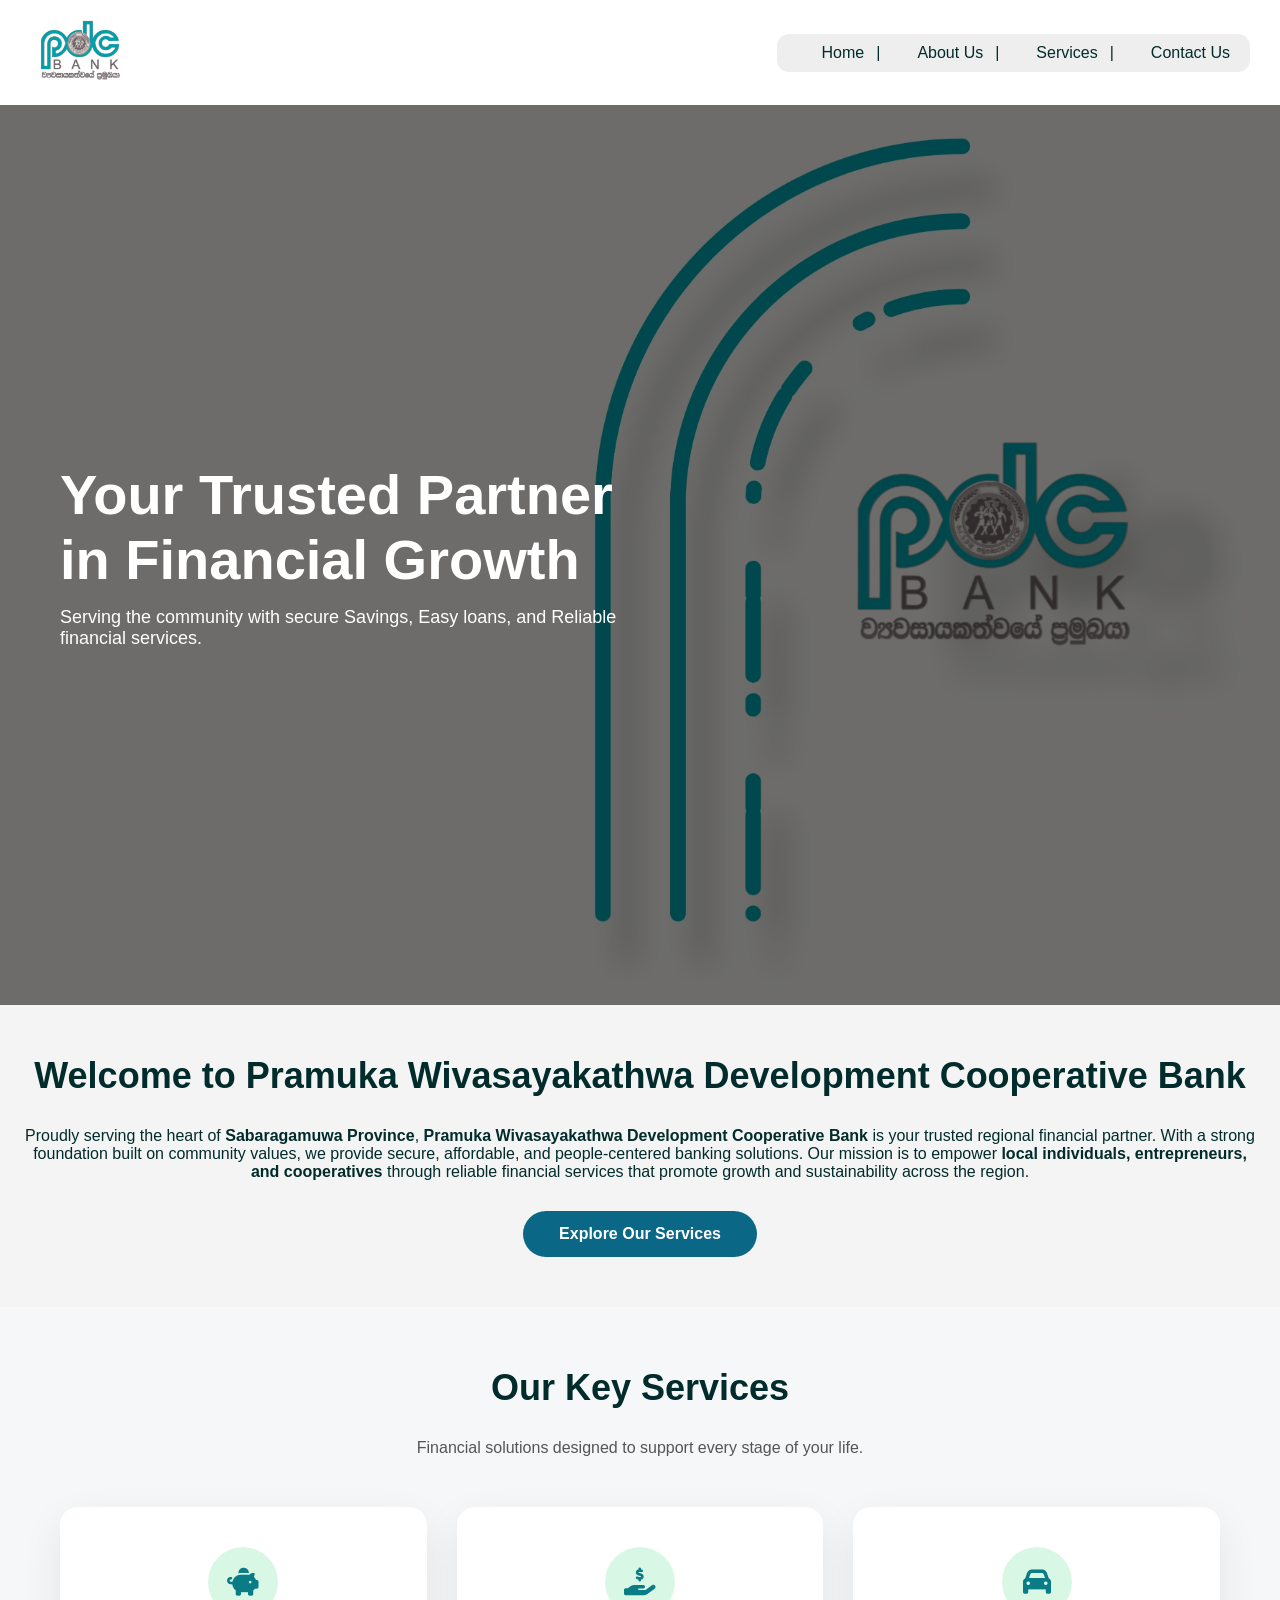
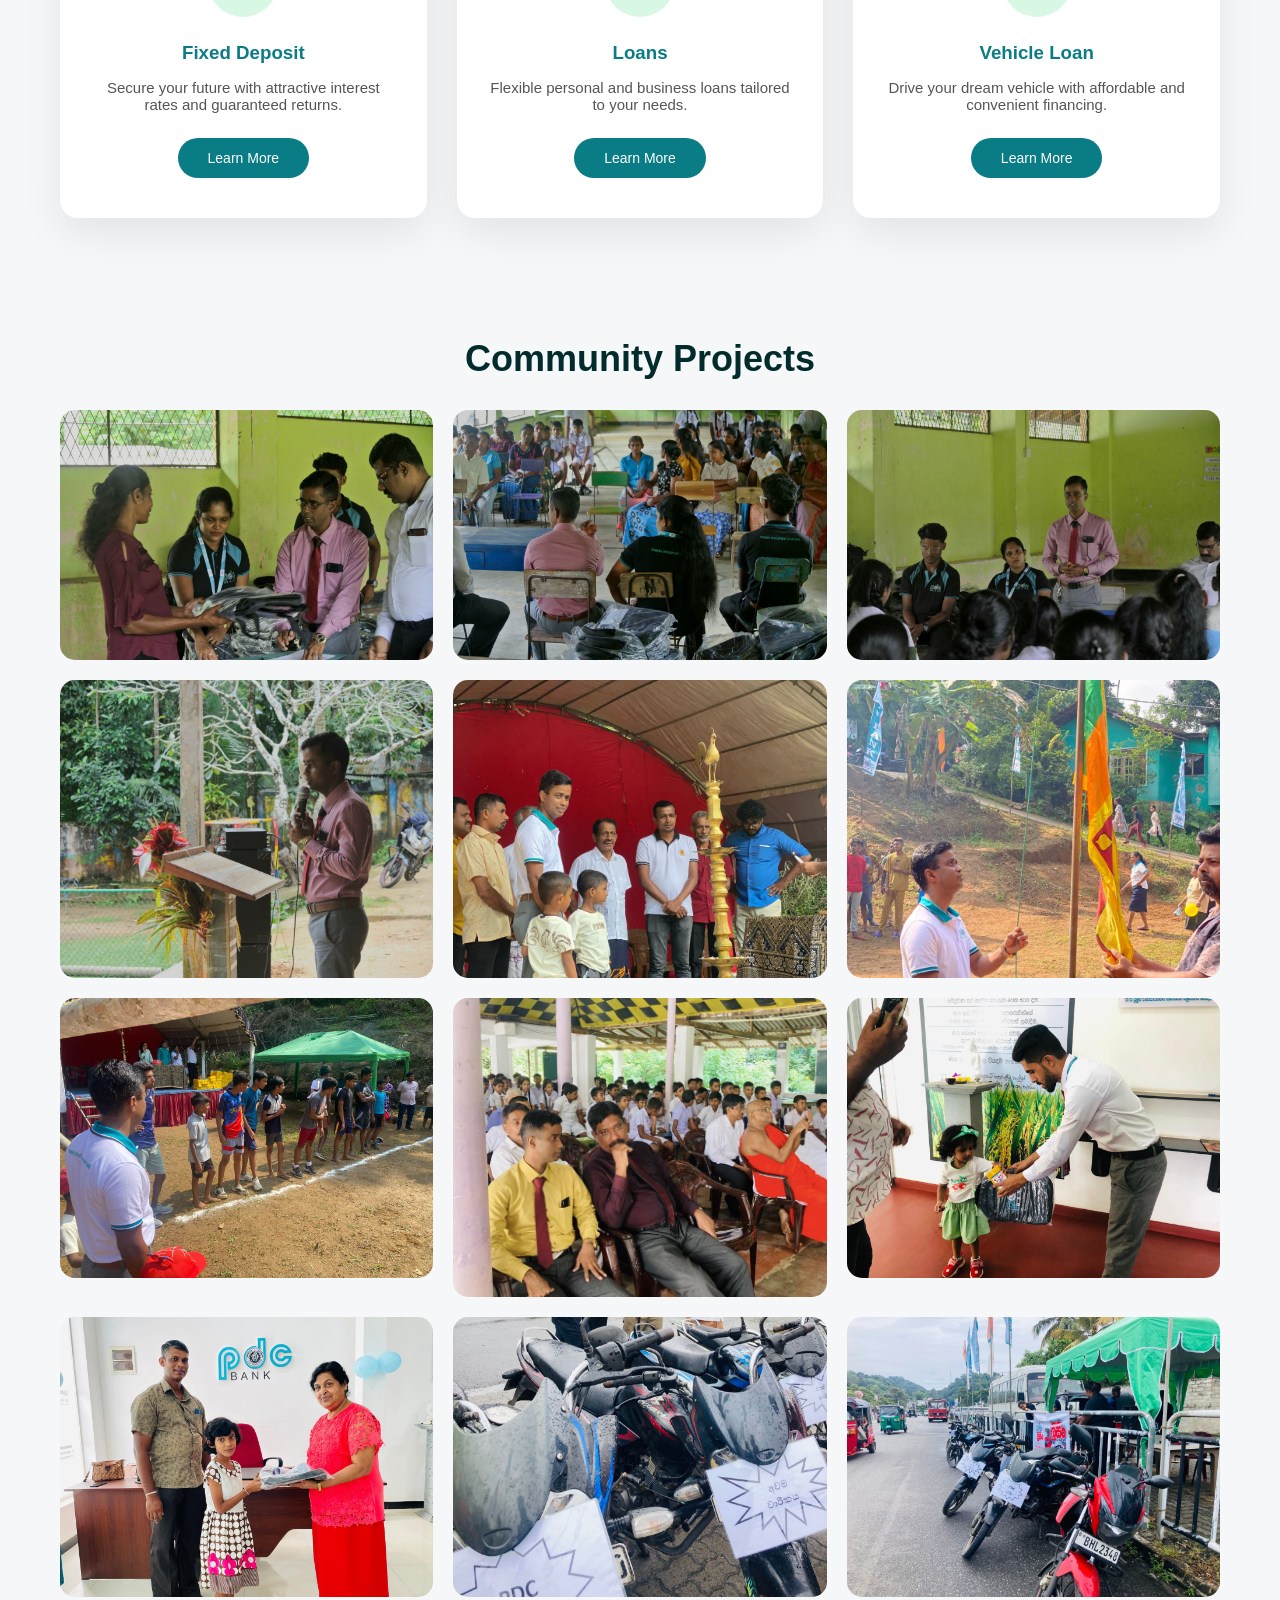
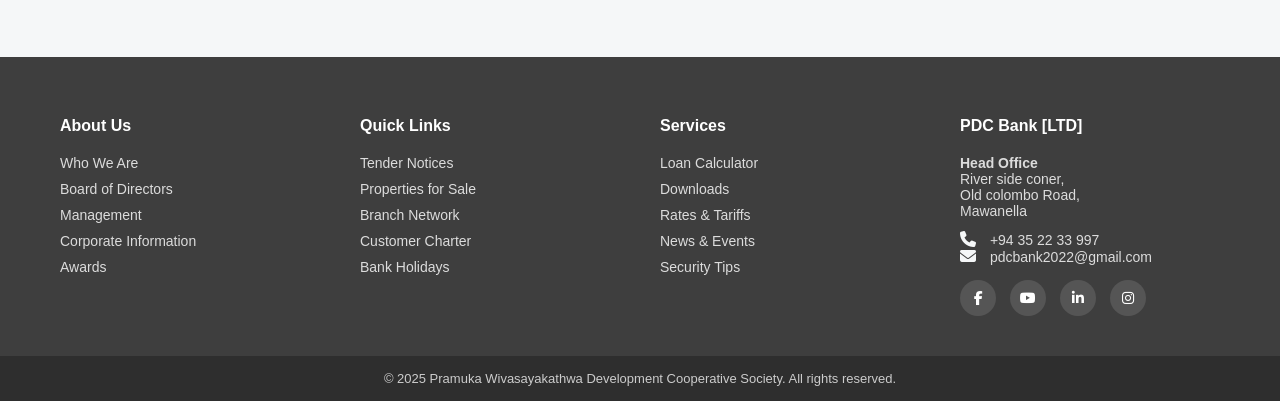
<file: index.html>
<!DOCTYPE html>
<html>
<head>
  <title>PDC Bank | Home</title>
  <meta name="viewport" content="width=device-width, initial-scale=1.0">
  <link rel="stylesheet" href="css/newstyle2.css">
  <link rel="stylesheet" href="https://cdnjs.cloudflare.com/ajax/libs/font-awesome/6.5.0/css/all.min.css">

</head>
<body>

<header class="navbar">
  <div class="logo"><img src="images/Picsart_25-02-11_22-19-35-960.png" alt="logo" width="100px"></div>
  <nav class="main-nav">
    <div class="top-nav-box">
    <a href="index.html">Home</a>
    <span class="divider">|</span>
    <a href="about.html">About Us</a>
    <span class="divider">|</span>
    <a href="services.html">Services</a>
    <span class="divider">|</span>
    <a href="contact.html">Contact Us</a>
    </div>
  </nav>
</header>

<section class="hero hero-home">
  <div class="hero-content">
    <h1>Your Trusted Partner in Financial Growth</h1>
    <p>Serving the community with secure Savings, Easy loans, and Reliable financial services.</p>
  </div>
</section>

 <!-- About Section -->
    <section class="about">
        <h2>Welcome to Pramuka Wivasayakathwa Development Cooperative Bank</h2>
        <p>Proudly serving the heart of <b>Sabaragamuwa Province</b>, <b>Pramuka Wivasayakathwa Development Cooperative Bank</b> 
          is your trusted regional financial partner. With a strong foundation built on community values, we provide secure, affordable, 
          and people-centered banking solutions. Our mission is to empower <b>local individuals, entrepreneurs, and cooperatives</b> 
          through reliable financial services that promote growth and sustainability across the region.</p>
        <a href="services.html" class="hero-btn">Explore Our Services</a>

    </section>

    <!--Key services card-->
    <section class="home-services">
  <h2>Our Key Services</h2>
  <p class="section-subtitle">
    Financial solutions designed to support every stage of your life.
  </p>

  <div class="services-grid">

    <!-- FIXED DEPOSIT -->
    <div class="service-box">
      <div class="service-icon">
        <i class="fa-solid fa-piggy-bank"></i>
      </div>
      <h3><b>Fixed Deposit</b></h3>
      <p>
        Secure your future with attractive interest rates and guaranteed returns.
      </p>
      <a href="services.html#savings" class="service-btn">Learn More</a>
    </div>

    <!-- LOANS -->
<div class="service-box">
  <div class="service-icon">
    <i class="fa-solid fa-hand-holding-dollar"></i>
  </div>
  <h3><b>Loans</b></h3>
  <p>
    Flexible personal and business loans tailored to your needs.
  </p>
  <a href="services.html#loan" class="service-btn">Learn More</a>
</div>


    <!-- VEHICLE LOAN -->
    <div class="service-box">
      <div class="service-icon">
         <i class="fa-solid fa-car"></i>
      </div>
      <h3><b>Vehicle Loan</b></h3>
      <p>
        Drive your dream vehicle with affordable and convenient financing.
      </p>
      <a href="services.html#loan" class="service-btn">Learn More</a>
    </div>

  </div>
</section>


<section>
  <h2><center>Community Projects</center></h2>
  <div id="project-grid" class="project-grid">
    <img src="images/project1.jpg">
    <img src="images/project2.jpg">
    <img src="images/project3.jpg">
    <img src="images/project4.jpg">
    <img src="images/project5.jpg">
    <img src="images/project6.jpg">
    <img src="images/project7.jpg">
    <img src="images/project8.jpg">
    <img src="images/project9.jpg">
    <img src="images/project10.jpg">
    <img src="images/project11.jpg">
    <img src="images/project12.jpg">
  </div>
</section>

<footer class="footer">
  <div class="footer-container">

    <!-- ABOUT -->
    <div class="footer-column">
      <h3>About Us</h3>
      <ul>
        <li><a href="about.html#about-section">Who We Are</a></li>
        <li><a href="about.html#team-section">Board of Directors</a></li>
        <li><a href="management.html">Management</a></li>
        <li><a href="about.html#history-section">Corporate Information</a></li>
        <li><a href="#">Awards</a></li>
      </ul>
    </div>

    <!-- QUICK LINKS -->
    <div class="footer-column">
      <h3>Quick Links</h3>
      <ul>
        <li><a href="#">Tender Notices</a></li>
        <li><a href="#">Properties for Sale</a></li>
        <li><a href="contact.html#branches-section">Branch Network</a></li>
        <li><a href="#">Customer Charter</a></li>
        <li><a href="calandar.html">Bank Holidays</a></li>
      </ul>
    </div>

    <!-- SERVICES -->
    <div class="footer-column">
      <h3>Services</h3>
      <ul>
        <li><a href="#">Loan Calculator</a></li>
        <li><a href="#">Downloads</a></li>
        <li><a href="services.html#services">Rates & Tariffs</a></li>
        <li><a href="#">News & Events</a></li>
        <li><a href="#">Security Tips</a></li>
      </ul>
    </div>

    <!-- CONTACT -->
    <div class="footer-column">
      <h3>PDC Bank [LTD]</h3>
      <p>
       <b>Head Office</b><br>
       River side coner,<br> 
       Old colombo Road,<br> 
       Mawanella
      </p>
      <p class="contact-info">
      <i class="fa-solid fa-phone"></i> +94 35 22 33 997<br>
      <i class="fa-solid fa-envelope"></i>  pdcbank2022@gmail.com
      </p>


      <div class="social-icons">
        <a href="https://www.facebook.com/share/15TSJwcC12Y/" aria-label="Facebook"><i class="fa-brands fa-facebook-f"></i></a>
        <a href="#" aria-label="YouTube"><i class="fa-brands fa-youtube"></i></a>
        <a href="#" aria-label="LinkedIn"><i class="fa-brands fa-linkedin-in"></i></a>
        <a href="#" aria-label="Instagram"><i class="fa-brands fa-instagram"></i></a>
      </div>

    </div>

  </div>

  <div class="footer-bottom">
    © 2025 Pramuka Wivasayakathwa Development Cooperative Society. All rights reserved.
  </div>
</footer>


</body>
</html>
</file>
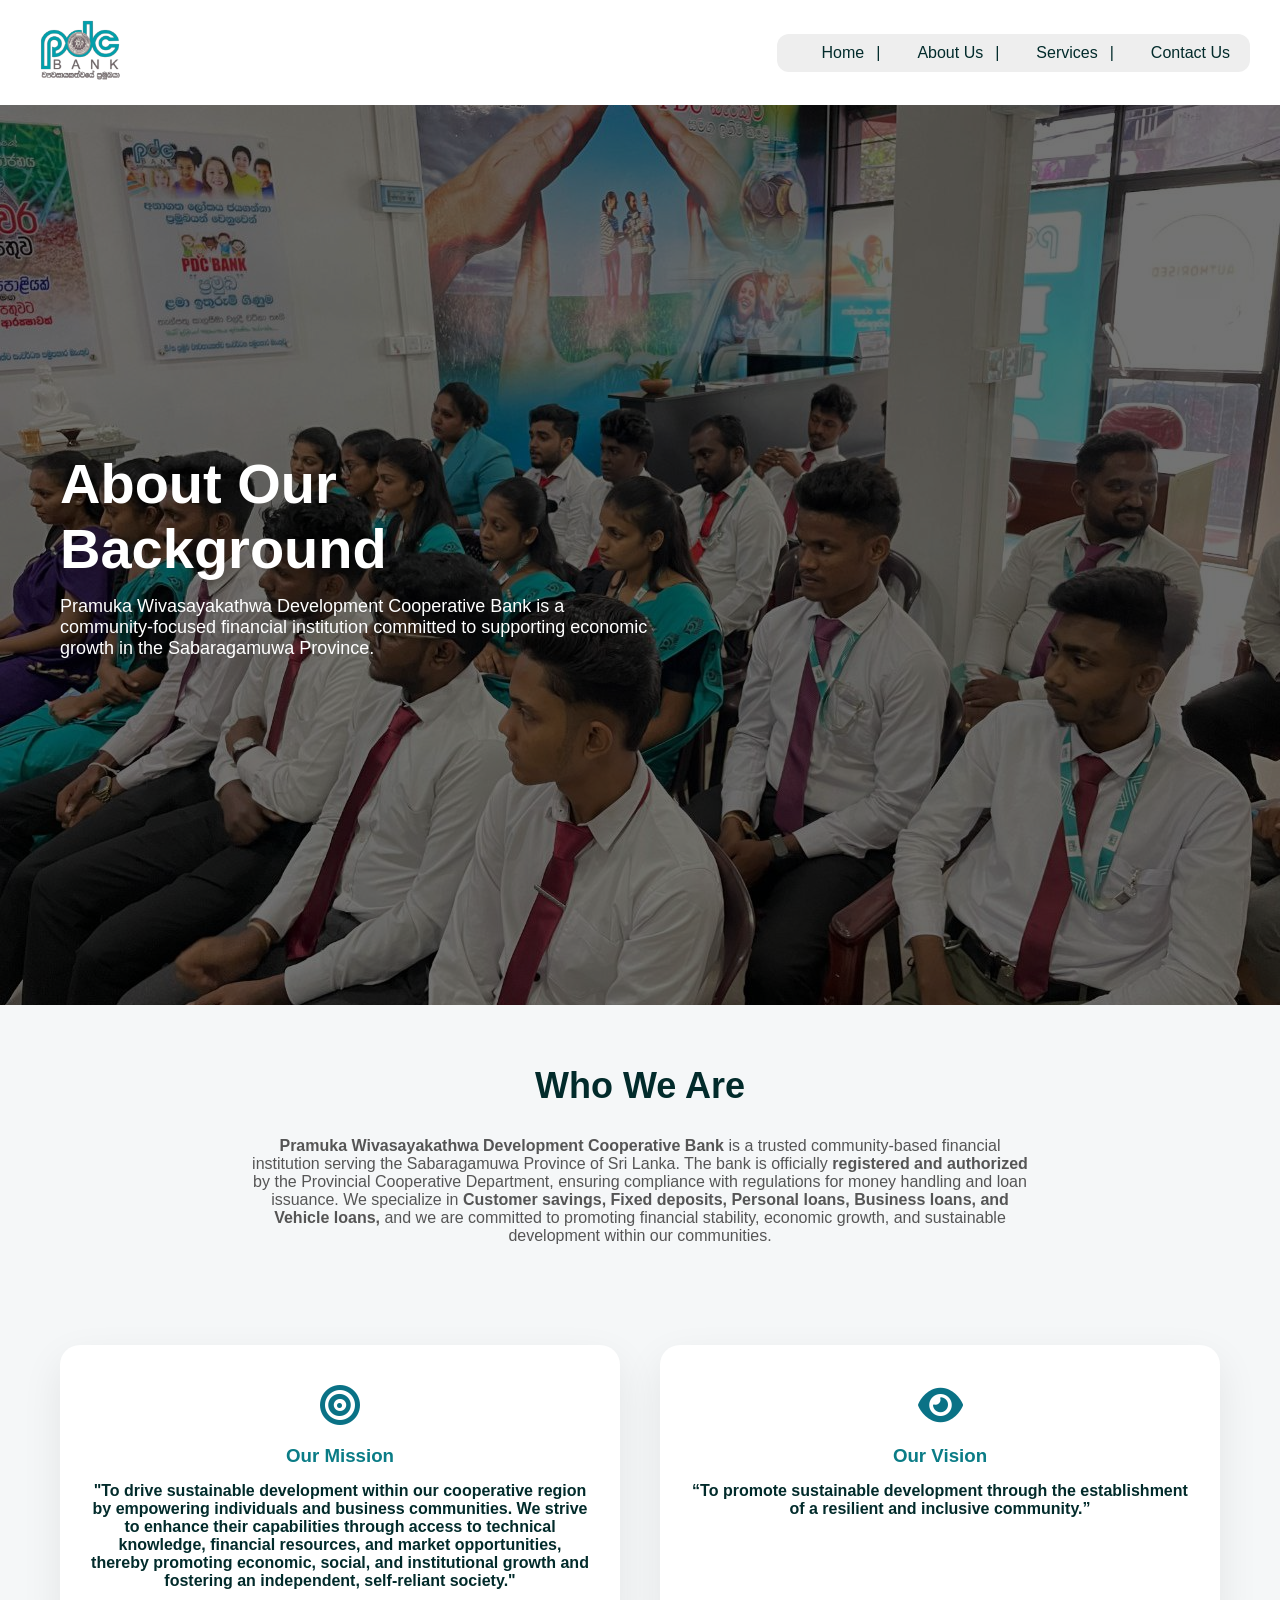
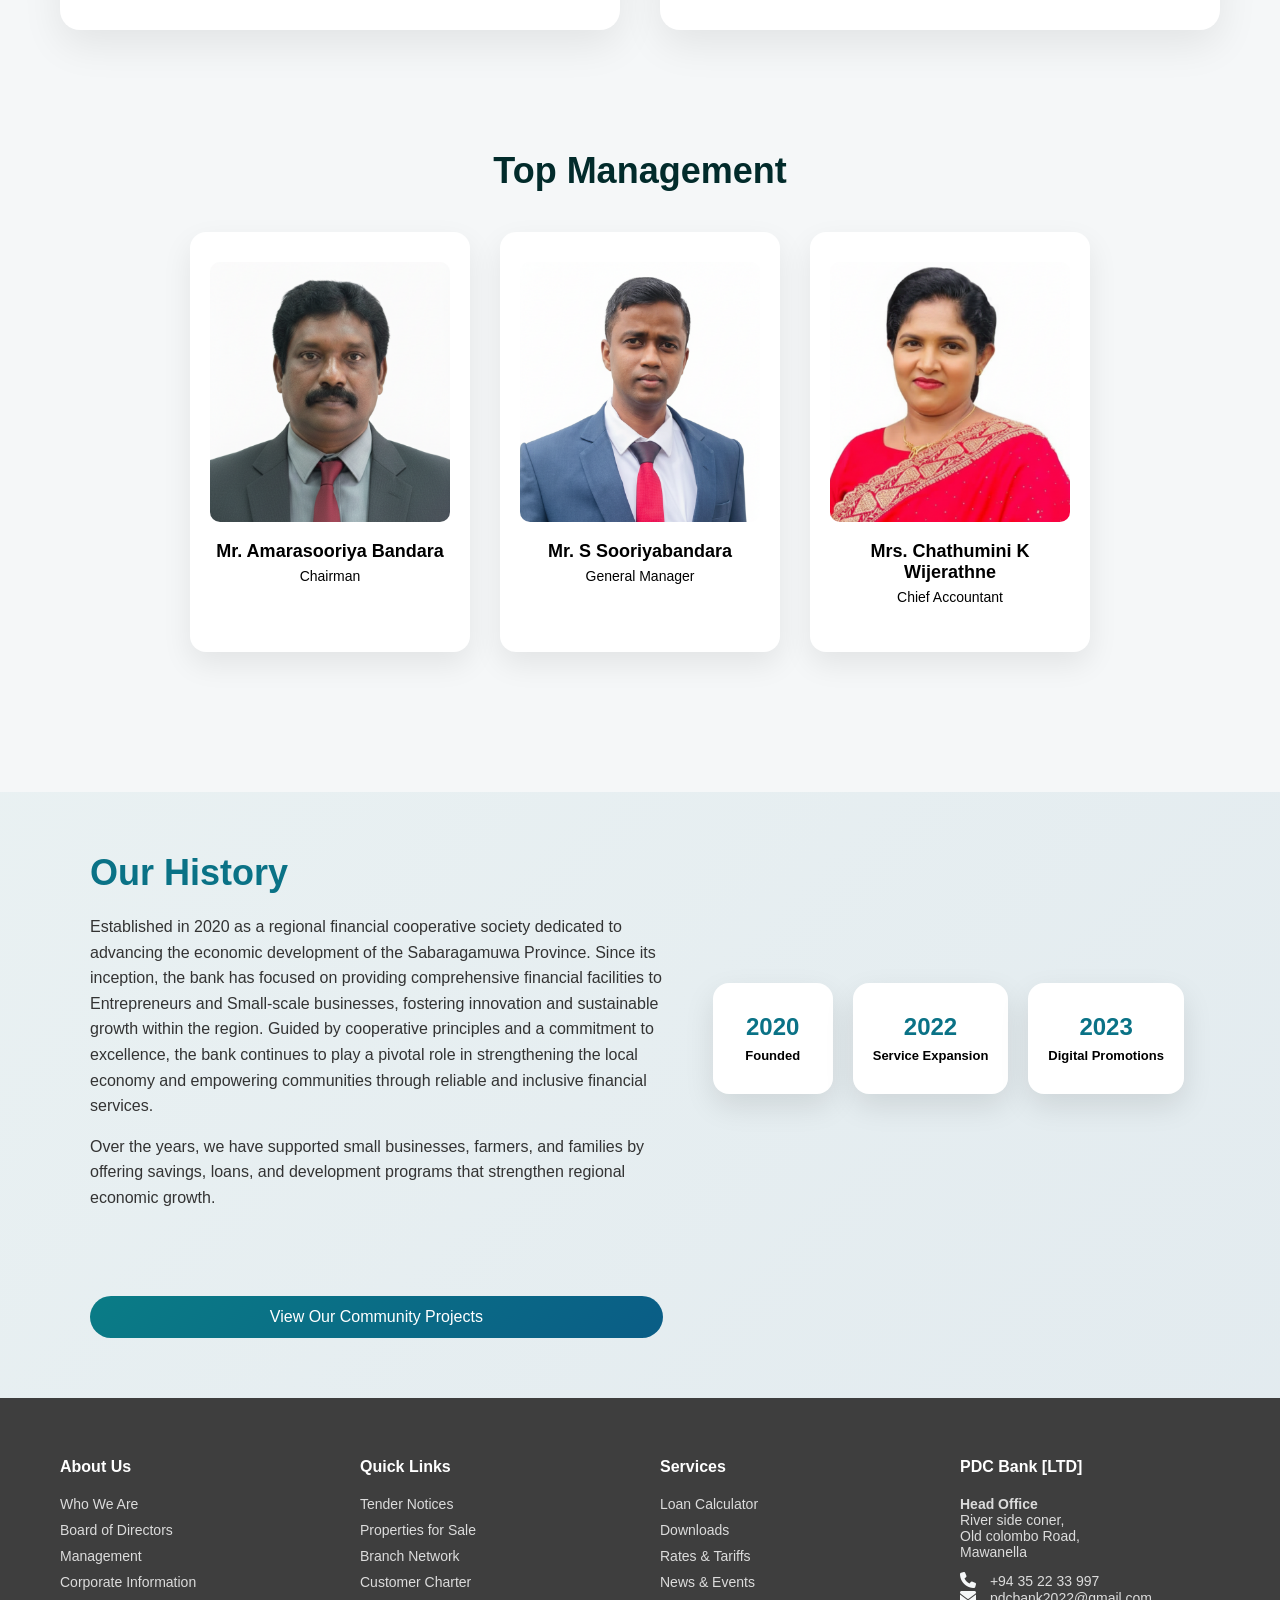
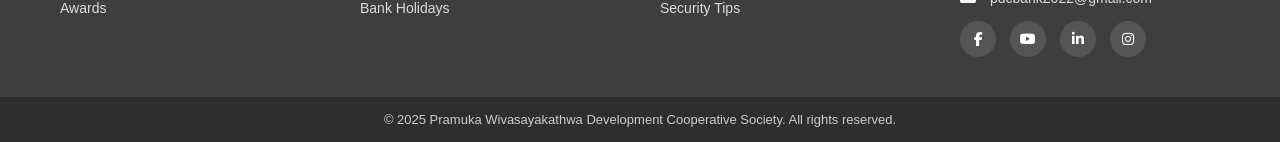
<file: about.html>
<!DOCTYPE html>
<html>
<head>
  <title>PDC Bank | About us</title>
  <meta name="viewport" content="width=device-width, initial-scale=1.0">
  <link rel="stylesheet" href="css/newstyle2.css">
  <link rel="stylesheet" href="https://cdnjs.cloudflare.com/ajax/libs/font-awesome/6.5.0/css/all.min.css">

</head>
<body>

<header class="navbar">
  <div class="logo"><a href="index.html"><img src="images/Picsart_25-02-11_22-19-35-960.png" alt="logo" width="100px"></a></div>
  <nav class="main-nav">
    <div class="top-nav-box">
    <a href="index.html">Home</a>
    <span class="divider">|</span>
    <a href="about.html">About Us</a>
    <span class="divider">|</span>
    <a href="services.html">Services</a>
    <span class="divider">|</span>
    <a href="contact.html">Contact Us</a>
    </div>
  </nav>
</header>

  <!-- HERO SECTION -->
<section class="hero hero-about">
  <div class="hero-content">
    <h1>About Our Background</h1>
    <p>Pramuka Wivasayakathwa Development Cooperative Bank is a 
      community-focused financial institution committed to supporting economic growth in the Sabaragamuwa Province.</p>
  </div>
</section>

<!-- ABOUT CONTENT -->
<section id="about-section" class="about-section">
  <h2>Who We Are</h2>
  <p>
    <b>Pramuka Wivasayakathwa Development Cooperative Bank</b> is a trusted community-based financial institution 
    serving the Sabaragamuwa Province of Sri Lanka. The bank is officially <b>registered and authorized</b> by the
    Provincial Cooperative Department, ensuring compliance with regulations for money handling and loan issuance.
    We specialize in <b>Customer savings, Fixed deposits, Personal loans, Business loans, and Vehicle loans,</b>
    and we are committed to promoting financial stability, economic growth, and sustainable development within our communities.
  </p>
</section>

<!-- MISSION & VISION -->
<section class="mission-vision">
  <div class="mv-box">
    <i class="fa-solid fa-bullseye"></i>
    <h3><b>Our Mission</b></h3>
    <p>
      <b>"To drive sustainable development within our cooperative region by empowering individuals and business communities.
       We strive to enhance their capabilities through access to
        technical knowledge, financial resources, and market opportunities,
       thereby promoting economic, social, and institutional growth and fostering an 
        independent, self-reliant society."</b>
    </p>
  </div>

  <div class="mv-box">
    <i class="fa-solid fa-eye"></i>
    <h3><b>Our Vision</b></h3>
    <p>
      <b>“To promote sustainable development through the establishment of a resilient and inclusive community.”</b>
    </p>
  </div>
</section> 

<!-- MANAGEMENT TEAM -->
<section id="team-section" class="team-section">
  <h2>Top Management</h2>

  <div class="team-cards">

    <!-- CARD 1 -->
    <div class="team-card">
      <img src="images/Chairman.png" alt="Chairman">
      <h3>Mr. Amarasooriya Bandara</h3>
      <p>Chairman</p>
    </div>

    <!-- CARD 2 -->
    <div class="team-card">
      <img src="images/Genaral Manager.png" alt="Manager">
      <h3>Mr. S Sooriyabandara</h3>
      <p>General Manager</p>
    </div>

    <!-- CARD 3 -->
    <div class="team-card">
      <img src="images/Chief Accounter.png" alt="Accountant">
      <h3>Mrs. Chathumini K Wijerathne</h3>
      <p>Chief Accountant</p>
    </div>

  </div>
</section>

<!-- OUR HISTORY -->
<section id="history-section" class="history-section">
  <div class="history-container">

    <div class="history-text">
      <h2>Our History</h2>
      <p>
       Established in 2020 as a regional financial cooperative society dedicated to advancing the economic development 
       of the Sabaragamuwa Province. Since its inception, the bank has focused on providing comprehensive financial facilities 
       to Entrepreneurs and Small-scale businesses, fostering innovation and sustainable growth within the region. Guided by 
       cooperative principles and a commitment to excellence, the bank continues to play a pivotal role in strengthening the 
       local economy and empowering communities through reliable and inclusive financial services.
      </p>
      <p>
        Over the years, we have supported small businesses, farmers,
        and families by offering savings, loans, and development
        programs that strengthen regional economic growth.
      </p>
    </div>

    <div class="history-highlight">
      <div class="year-box">
        <h3>2020</h3>
        <span><b>Founded</b></span>
      </div>

      <div class="year-box">
        <h3>2022</h3>
        <span><b>Service Expansion</b></span>
      </div>

      <div class="year-box">
        <h3>2023</h3>
        <span><b>Digital Promotions</b></span>
      </div>

    </div>
        <a href="index.html#project-grid" class="scroll-btn">
        View Our Community Projects
        </a>

  </div>
</section>



<footer class="footer">
  <div class="footer-container">

    <!-- ABOUT -->
    <div class="footer-column">
      <h3>About Us</h3>
      <ul>
        <li><a href="about.html#about-section">Who We Are</a></li>
        <li><a href="about.html#team-section">Board of Directors</a></li>
        <li><a href="#">Management</a></li>
        <li><a href="about.html#history-section">Corporate Information</a></li>
        <li><a href="#">Awards</a></li>
      </ul>
    </div>

    <!-- QUICK LINKS -->
    <div class="footer-column">
      <h3>Quick Links</h3>
      <ul>
        <li><a href="#">Tender Notices</a></li>
        <li><a href="#">Properties for Sale</a></li>
        <li><a href="contact.html#branches-section">Branch Network</a></li>
        <li><a href="#">Customer Charter</a></li>
        <li><a href="calandar.html">Bank Holidays</a></li>
      </ul>
    </div>

    <!-- SERVICES -->
    <div class="footer-column">
      <h3>Services</h3>
      <ul>
        <li><a href="#">Loan Calculator</a></li>
        <li><a href="#">Downloads</a></li>
        <li><a href="services.html#services">Rates & Tariffs</a></li>
        <li><a href="#">News & Events</a></li>
        <li><a href="#">Security Tips</a></li>
      </ul>
    </div>

    <!-- CONTACT -->
    <div class="footer-column">
      <h3>PDC Bank [LTD]</h3>
      <p>
       <b>Head Office</b><br>
       River side coner,<br> 
       Old colombo Road,<br> 
       Mawanella
      </p>
      <p class="contact-info">
      <i class="fa-solid fa-phone"></i> +94 35 22 33 997<br>
      <i class="fa-solid fa-envelope"></i>  pdcbank2022@gmail.com
      </p>


      <div class="social-icons">
        <a href="https://www.facebook.com/share/15TSJwcC12Y/" aria-label="Facebook"><i class="fa-brands fa-facebook-f"></i></a>
        <a href="#" aria-label="YouTube"><i class="fa-brands fa-youtube"></i></a>
        <a href="#" aria-label="LinkedIn"><i class="fa-brands fa-linkedin-in"></i></a>
        <a href="#" aria-label="Instagram"><i class="fa-brands fa-instagram"></i></a>
      </div>

    </div>

  </div>

  <div class="footer-bottom">
    © 2025 Pramuka Wivasayakathwa Development Cooperative Society. All rights reserved.
  </div>
</footer>

</body>
</html>
</file>
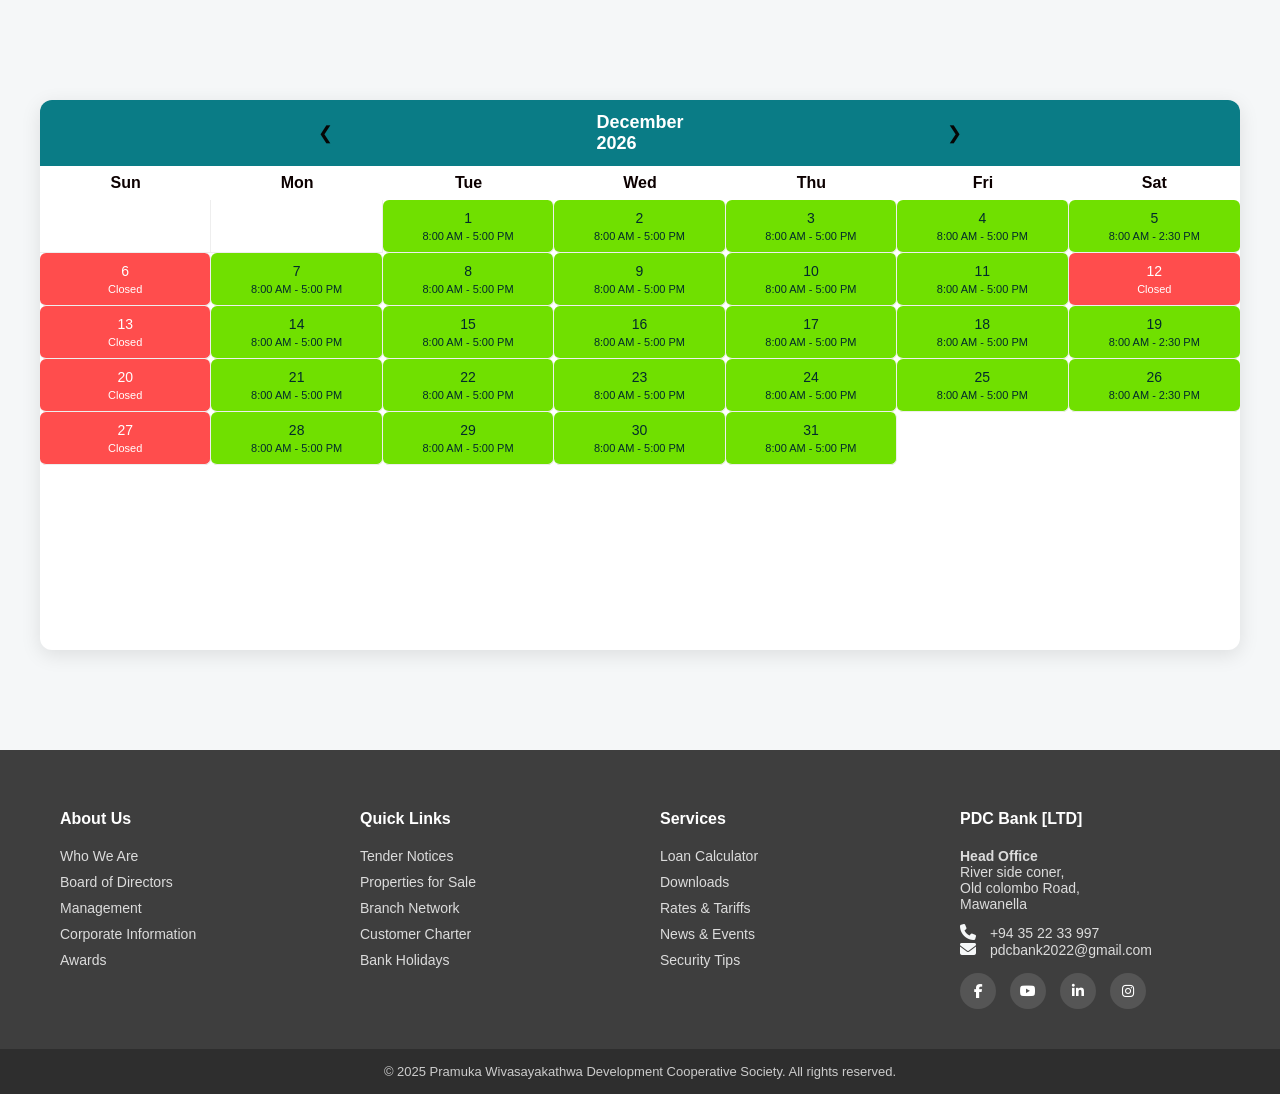
<file: calandar.html>
<!DOCTYPE html>
<html>
<head>
  <title>PDC Bank | calandar</title>
  <meta name="viewport" content="width=device-width, initial-scale=1.0">
  <link rel="stylesheet" href="css/style.css">
  <link rel="stylesheet" href="https://cdnjs.cloudflare.com/ajax/libs/font-awesome/6.5.0/css/all.min.css">

</head>
<body>
  <section class="calendar-section">
    <div class="calendar">
      <div class="calendar-header">
        <button id="prev">&#10094;</button>
        <h2 id="month-year">January 2026</h2>
        <button id="next">&#10095;</button>
      </div>
      <div class="calendar-body">
        <div class="calendar-days">
          <div>Sun</div>
          <div>Mon</div>
          <div>Tue</div>
          <div>Wed</div>
          <div>Thu</div>
          <div>Fri</div>
          <div>Sat</div>
        </div>
        <div class="calendar-dates" id="dates">
          <!-- Dates will be generated here -->
        </div>
      </div>
    </div>
  </section>
  <script>
  const monthYear = document.getElementById("month-year");
  const datesContainer = document.getElementById("dates");
  const prev = document.getElementById("prev");
  const next = document.getElementById("next");

  let currentDate = new Date();

  // List of Poya days in 2026 (example, adjust for actual dates)
  const poyaDays = [
    '2026-01-24', '2026-02-22', '2026-03-23', '2026-04-21', 
    '2026-05-20', '2026-06-19', '2026-07-18', '2026-08-16',
    '2026-09-15', '2026-10-14', '2026-11-13', '2026-12-12'
  ];

  function renderCalendar(date) {
    const year = date.getFullYear();
    const month = date.getMonth();
    const firstDay = new Date(year, month, 1).getDay();
    const lastDate = new Date(year, month + 1, 0).getDate();

    monthYear.textContent = date.toLocaleString('default', { month: 'long', year: 'numeric' });

    datesContainer.innerHTML = "";

    // Empty slots before first day
    for (let i = 0; i < firstDay; i++) {
      const emptyDiv = document.createElement("div");
      emptyDiv.classList.add("empty");
      datesContainer.appendChild(emptyDiv);
    }

    // Dates
    for (let i = 1; i <= lastDate; i++) {
      const dateDiv = document.createElement("div");
      const fullDate = new Date(year, month, i);
      const dayOfWeek = fullDate.getDay();
      const isoDate = fullDate.toISOString().split('T')[0];

      const spanDay = document.createElement("span");
      spanDay.textContent = i;

      const spanHours = document.createElement("span");
      spanHours.classList.add("hours");

      // Sunday or Poya
      if(dayOfWeek === 0 || poyaDays.includes(isoDate)) {
        dateDiv.classList.add("closed");
        spanHours.textContent = "Closed";
      } 
      // Monday-Friday
      else if(dayOfWeek >= 1 && dayOfWeek <= 5) {
        dateDiv.classList.add("open");
        spanHours.textContent = "8:00 AM - 5:00 PM";
      }
      // Saturday
      else if(dayOfWeek === 6) {
        dateDiv.classList.add("open");
        spanHours.textContent = "8:00 AM - 2:30 PM";
      }

      dateDiv.appendChild(spanDay);
      dateDiv.appendChild(spanHours);
      datesContainer.appendChild(dateDiv);
    }
  }

  prev.addEventListener("click", () => {
    currentDate.setMonth(currentDate.getMonth() - 1);
    renderCalendar(currentDate);
  });

  next.addEventListener("click", () => {
    currentDate.setMonth(currentDate.getMonth() + 1);
    renderCalendar(currentDate);
  });

  // Initial render
  renderCalendar(currentDate);
  </script>

  <footer class="footer">
  <div class="footer-container">

    <!-- ABOUT -->
    <div class="footer-column">
      <h3>About Us</h3>
      <ul>
        <li><a href="about.html#about-section">Who We Are</a></li>
        <li><a href="about.html#team-section">Board of Directors</a></li>
        <li><a href="#">Management</a></li>
        <li><a href="about.html#history-section">Corporate Information</a></li>
        <li><a href="#">Awards</a></li>
      </ul>
    </div>

    <!-- QUICK LINKS -->
    <div class="footer-column">
      <h3>Quick Links</h3>
      <ul>
        <li><a href="#">Tender Notices</a></li>
        <li><a href="#">Properties for Sale</a></li>
        <li><a href="contact.html#branches-section">Branch Network</a></li>
        <li><a href="#">Customer Charter</a></li>
        <li><a href="calandar.html">Bank Holidays</a></li>
      </ul>
    </div>

    <!-- SERVICES -->
    <div class="footer-column">
      <h3>Services</h3>
      <ul>
        <li><a href="#">Loan Calculator</a></li>
        <li><a href="#">Downloads</a></li>
        <li><a href="services.html#services">Rates & Tariffs</a></li>
        <li><a href="#">News & Events</a></li>
        <li><a href="#">Security Tips</a></li>
      </ul>
    </div>

    <!-- CONTACT -->
    <div class="footer-column">
      <h3>PDC Bank [LTD]</h3>
      <p>
       <b>Head Office</b><br>
       River side coner,<br> 
       Old colombo Road,<br> 
       Mawanella
      </p>
      <p class="contact-info">
      <i class="fa-solid fa-phone"></i> +94 35 22 33 997<br>
      <i class="fa-solid fa-envelope"></i>  pdcbank2022@gmail.com
      </p>


      <div class="social-icons">
        <a href="https://www.facebook.com/share/15TSJwcC12Y/" aria-label="Facebook"><i class="fa-brands fa-facebook-f"></i></a>
        <a href="#" aria-label="YouTube"><i class="fa-brands fa-youtube"></i></a>
        <a href="#" aria-label="LinkedIn"><i class="fa-brands fa-linkedin-in"></i></a>
        <a href="#" aria-label="Instagram"><i class="fa-brands fa-instagram"></i></a>
      </div>

    </div>

  </div>

  <div class="footer-bottom">
    © 2025 Pramuka Wivasayakathwa Development Cooperative Society. All rights reserved.
  </div>
</footer>
</body>

</html>
</file>
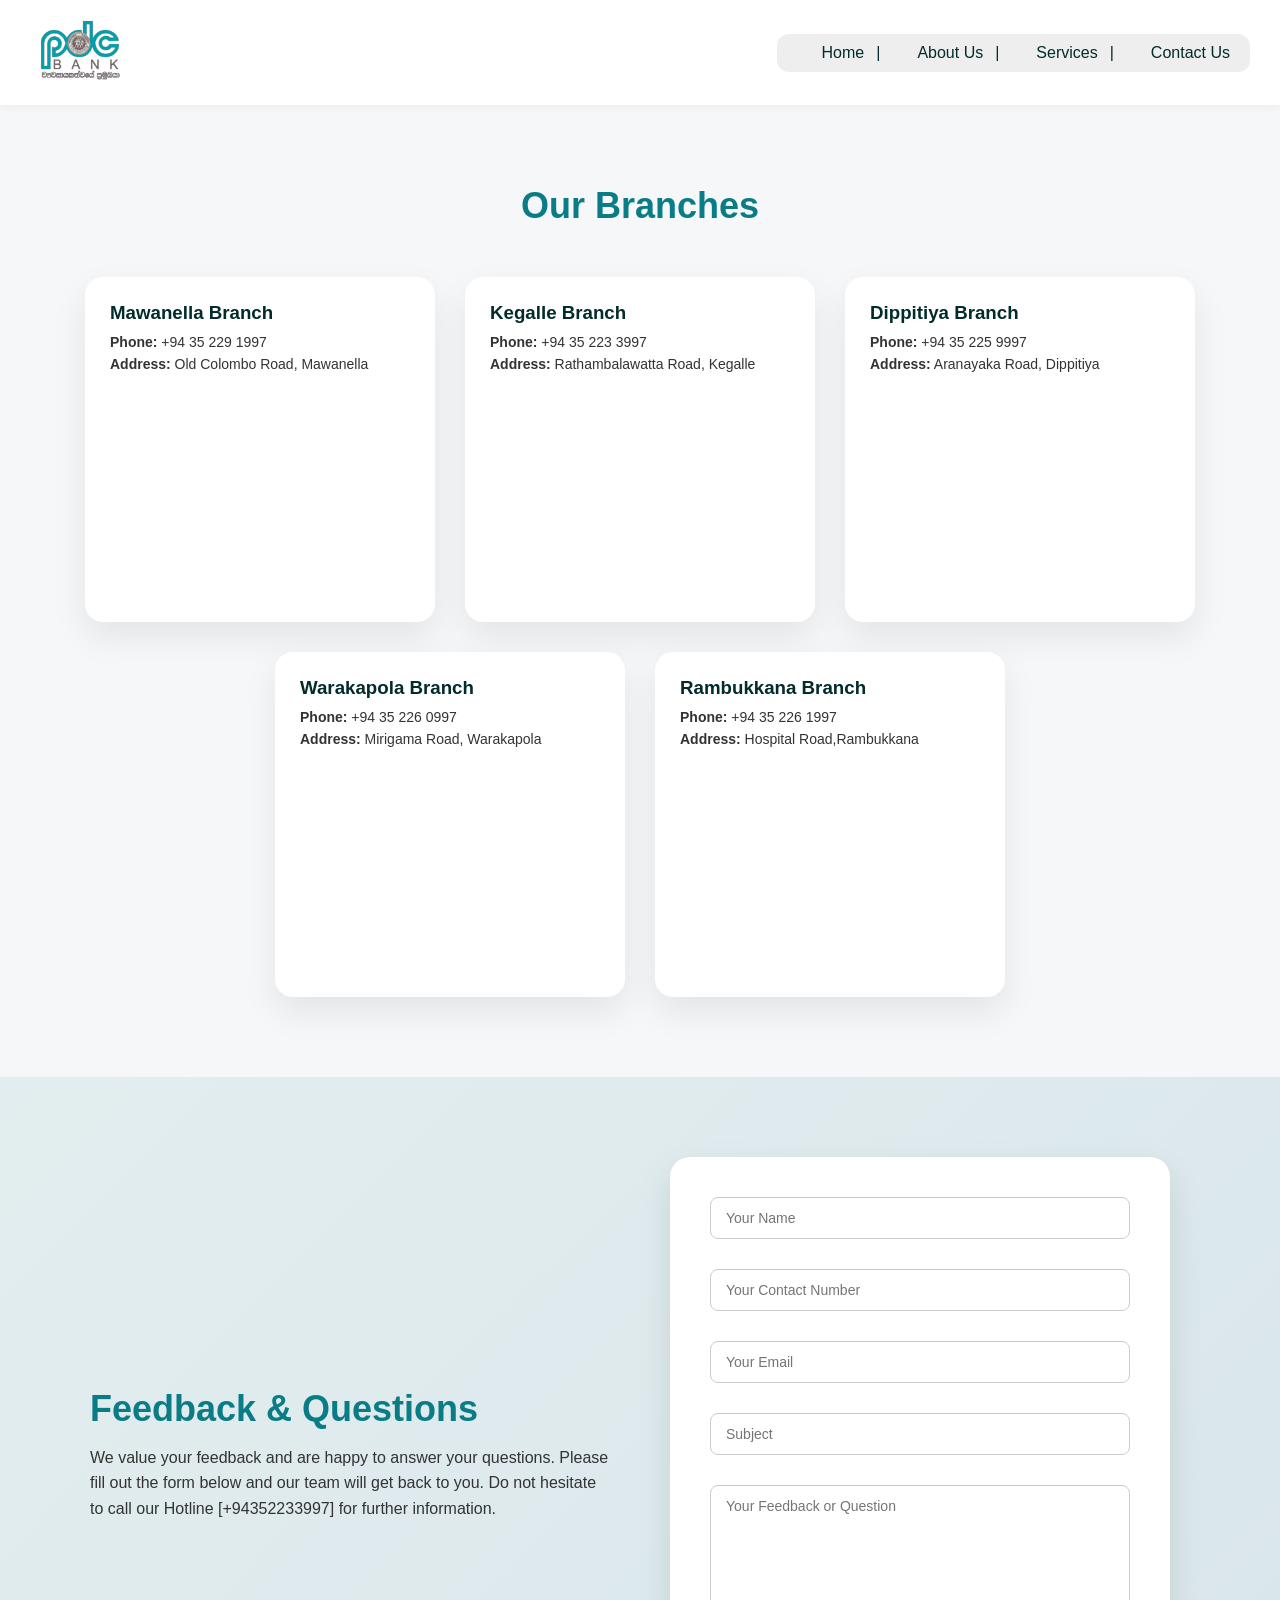
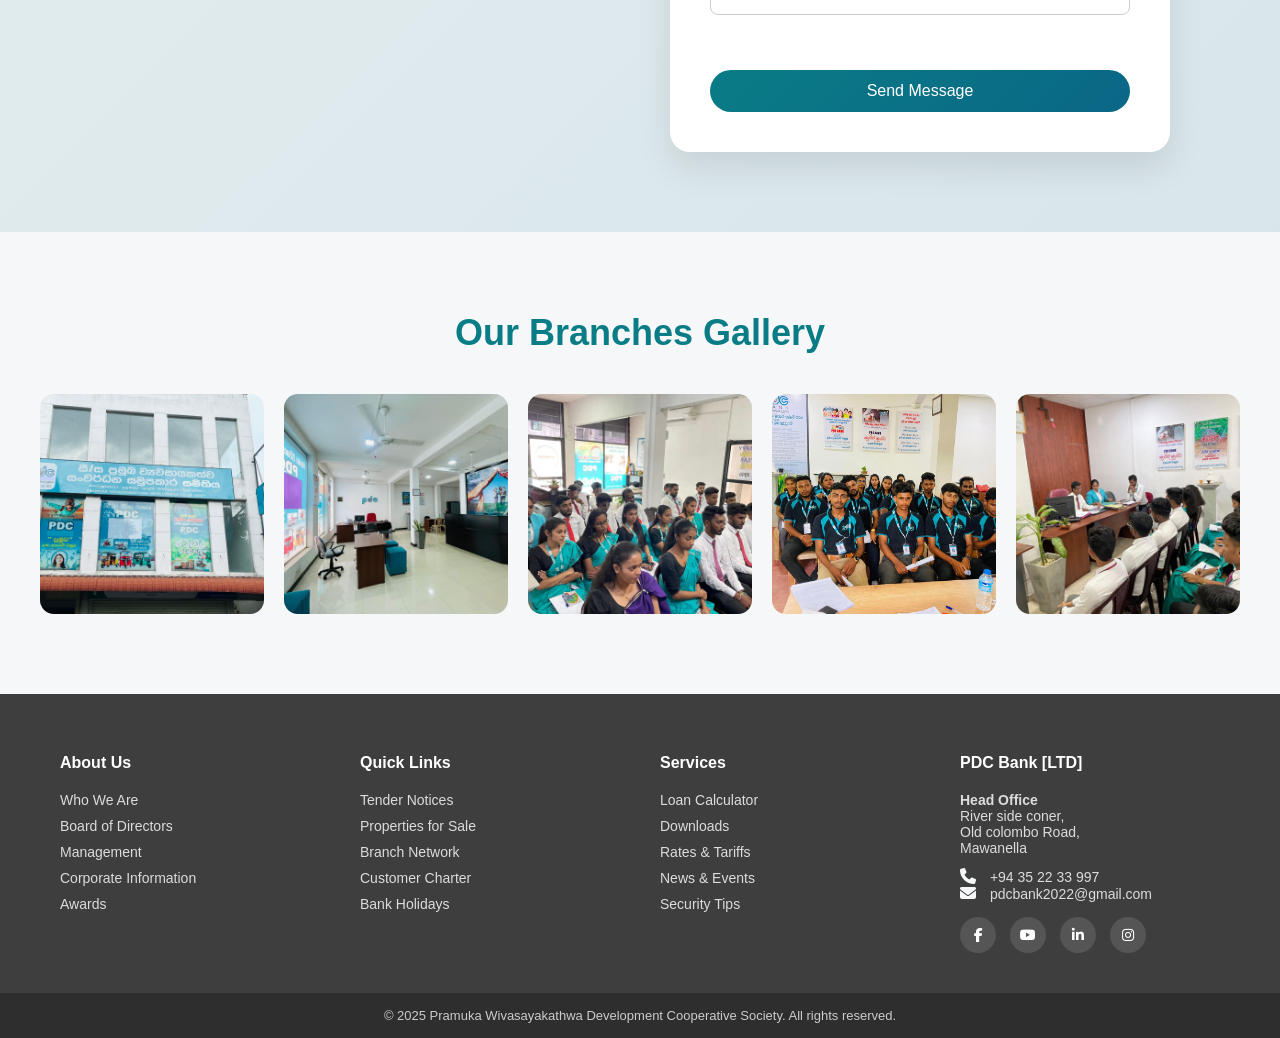
<file: contact.html>
<!DOCTYPE html>
<html>
<head>
  <title>PDC Bank | Contact</title>
  <meta name="viewport" content="width=device-width, initial-scale=1.0">
  <link rel="stylesheet" href="css/newstyle2.css">
  <link rel="stylesheet" href="https://cdnjs.cloudflare.com/ajax/libs/font-awesome/6.5.0/css/all.min.css">

</head>
<body>

<header class="navbar">
  <div class="logo"><a href="index.html"><img src="images/Picsart_25-02-11_22-19-35-960.png" alt="logo" width="100px"></a></div>
  <nav class="main-nav">
    <div class="top-nav-box">
    <a href="index.html">Home</a>
    <span class="divider">|</span>
    <a href="about.html">About Us</a>
    <span class="divider">|</span>
    <a href="services.html">Services</a>
    <span class="divider">|</span>
    <a href="contact.html">Contact Us</a>
    </div>
  </nav>
</header>

 <!-- BRANCHES SECTION -->
<section class="branches-section">
  <h2>Our Branches</h2>

  <div class="branches-grid">

    <!-- MAWANELL A -->
    <div class="branch-card">
      <h3>Mawanella Branch</h3>
      <p><strong>Phone:</strong> +94 35 229 1997</p>
      <p><strong>Address:</strong> Old Colombo Road, Mawanella</p>

      <iframe
        src="https://www.google.com/maps?q=7C2R+9V Mawanella,Sri Lanka&output=embed"
        loading="lazy">
      </iframe>
    </div>

    <!-- KEGALLE -->
    <div class="branch-card">
      <h3>Kegalle Branch</h3>
      <p><strong>Phone:</strong> +94 35 223 3997</p>
      <p><strong>Address:</strong> Rathambalawatta Road, Kegalle</p>

      <iframe
        src="https://www.google.com/maps?q=783X+GW3, Kegalle, Sri Lanka&output=embed"
        loading="lazy">
      </iframe>
    </div>

    <!-- DIPPITIYA -->
    <div class="branch-card">
      <h3>Dippitiya Branch</h3>
      <p><strong>Phone:</strong> +94 35 225 9997</p>
      <p><strong>Address:</strong> Aranayaka Road, Dippitiya</p>

      <iframe
        src="https://www.google.com/maps?q=Dippitiya,Sri Lanka&output=embed"
        loading="lazy">
      </iframe>
    </div>

    <!-- WARAKAPOLA -->
    <div class="branch-card">
      <h3>Warakapola Branch</h3>
      <p><strong>Phone:</strong> +94 35 226 0997</p>
      <p><strong>Address:</strong> Mirigama Road, Warakapola</p>

      <iframe
        src="https://www.google.com/maps?q=Warakapola,Sri Lanka&output=embed"
        loading="lazy">
      </iframe>
    </div>

    <!-- RAMBUKKANA -->
    <div class="branch-card">
      <h3>Rambukkana Branch</h3>
      <p><strong>Phone:</strong> +94 35 226 1997</p>
      <p><strong>Address:</strong> Hospital Road,Rambukkana</p>

      <iframe
        src="https://www.google.com/maps?q=Rambukkana,Sri Lanka&output=embed"
        loading="lazy">
      </iframe>
    </div>

  </div>
</section>

<!-- FEEDBACK & QUESTIONS -->
<section class="feedback-section">
  <div class="feedback-container">

    <div class="feedback-text">
      <h2>Feedback & Questions</h2>
      <p>
        We value your feedback and are happy to answer your questions.
        Please fill out the form below and our team will get back to you.
        Do not hesitate to call our Hotline [+94352233997] for further information.
      </p>
    </div>

    <form
      class="feedback-form"
    >
      <input type="text" id="Name" placeholder="Your Name" required>
      <input type="text" id="Contact Number" placeholder="Your Contact Number" required>
      <input type="email" id="Email" placeholder="Your Email" required>
      <input type="text" id="Subject" placeholder="Subject" required>

      <textarea
        name="Message"
        placeholder="Your Feedback or Question"
        required
      ></textarea>
      <p id="status"></p>


      <button type="submit">Send Message</button>
    </form>

  </div>
</section>


<!-- BRANCH GALLERY -->
<section class="branch-gallery">
  <h2>Our Branches Gallery</h2>

  <div class="gallery-grid">
    <img src="images/Branch1.jpg" alt="Mawanella Branch">
    <img src="images/Branch2.jpg" alt="Kegalle Branch">
    <img src="images/Branch3.jpg" alt="Dipitiya Branch">
    <img src="images/Branch4.jpg" alt="Warakapola Branch">
    <img src="images/Branch5.jpg" alt="Rambukkana Branch">
  </div>
</section>


<footer class="footer">
  <div class="footer-container">

    <!-- ABOUT -->
    <div class="footer-column">
      <h3>About Us</h3>
      <ul>
        <li><a href="about.html#about-section">Who We Are</a></li>
        <li><a href="about.html#team-section">Board of Directors</a></li>
        <li><a href="#">Management</a></li>
        <li><a href="about.html#history-section">Corporate Information</a></li>
        <li><a href="#">Awards</a></li>
      </ul>
    </div>

    <!-- QUICK LINKS -->
    <div class="footer-column">
      <h3>Quick Links</h3>
      <ul>
        <li><a href="#">Tender Notices</a></li>
        <li><a href="#">Properties for Sale</a></li>
        <li><a href="contact.html#branches-section">Branch Network</a></li>
        <li><a href="#">Customer Charter</a></li>
        <li><a href="calandar.html">Bank Holidays</a></li>
      </ul>
    </div>

    <!-- SERVICES -->
    <div class="footer-column">
      <h3>Services</h3>
      <ul>
        <li><a href="#">Loan Calculator</a></li>
        <li><a href="#">Downloads</a></li>
        <li><a href="services.html#services">Rates & Tariffs</a></li>
        <li><a href="#">News & Events</a></li>
        <li><a href="#">Security Tips</a></li>
      </ul>
    </div>

    <!-- CONTACT -->
    <div class="footer-column">
      <h3>PDC Bank [LTD]</h3>
      <p>
       <b>Head Office</b><br>
       River side coner,<br> 
       Old colombo Road,<br> 
       Mawanella
      </p>
      <p class="contact-info">
      <i class="fa-solid fa-phone"></i> +94 35 22 33 997<br>
      <i class="fa-solid fa-envelope"></i>  pdcbank2022@gmail.com
      </p>


      <div class="social-icons">
        <a href="https://www.facebook.com/share/15TSJwcC12Y/" aria-label="Facebook"><i class="fa-brands fa-facebook-f"></i></a>
        <a href="#" aria-label="YouTube"><i class="fa-brands fa-youtube"></i></a>
        <a href="#" aria-label="LinkedIn"><i class="fa-brands fa-linkedin-in"></i></a>
        <a href="#" aria-label="Instagram"><i class="fa-brands fa-instagram"></i></a>
      </div>

    </div>

  </div>

  <div class="footer-bottom">
    © 2025 Pramuka Wivasayakathwa Development Cooperative Society. All rights reserved.
  </div>
</footer>

</body>
</html>
</file>
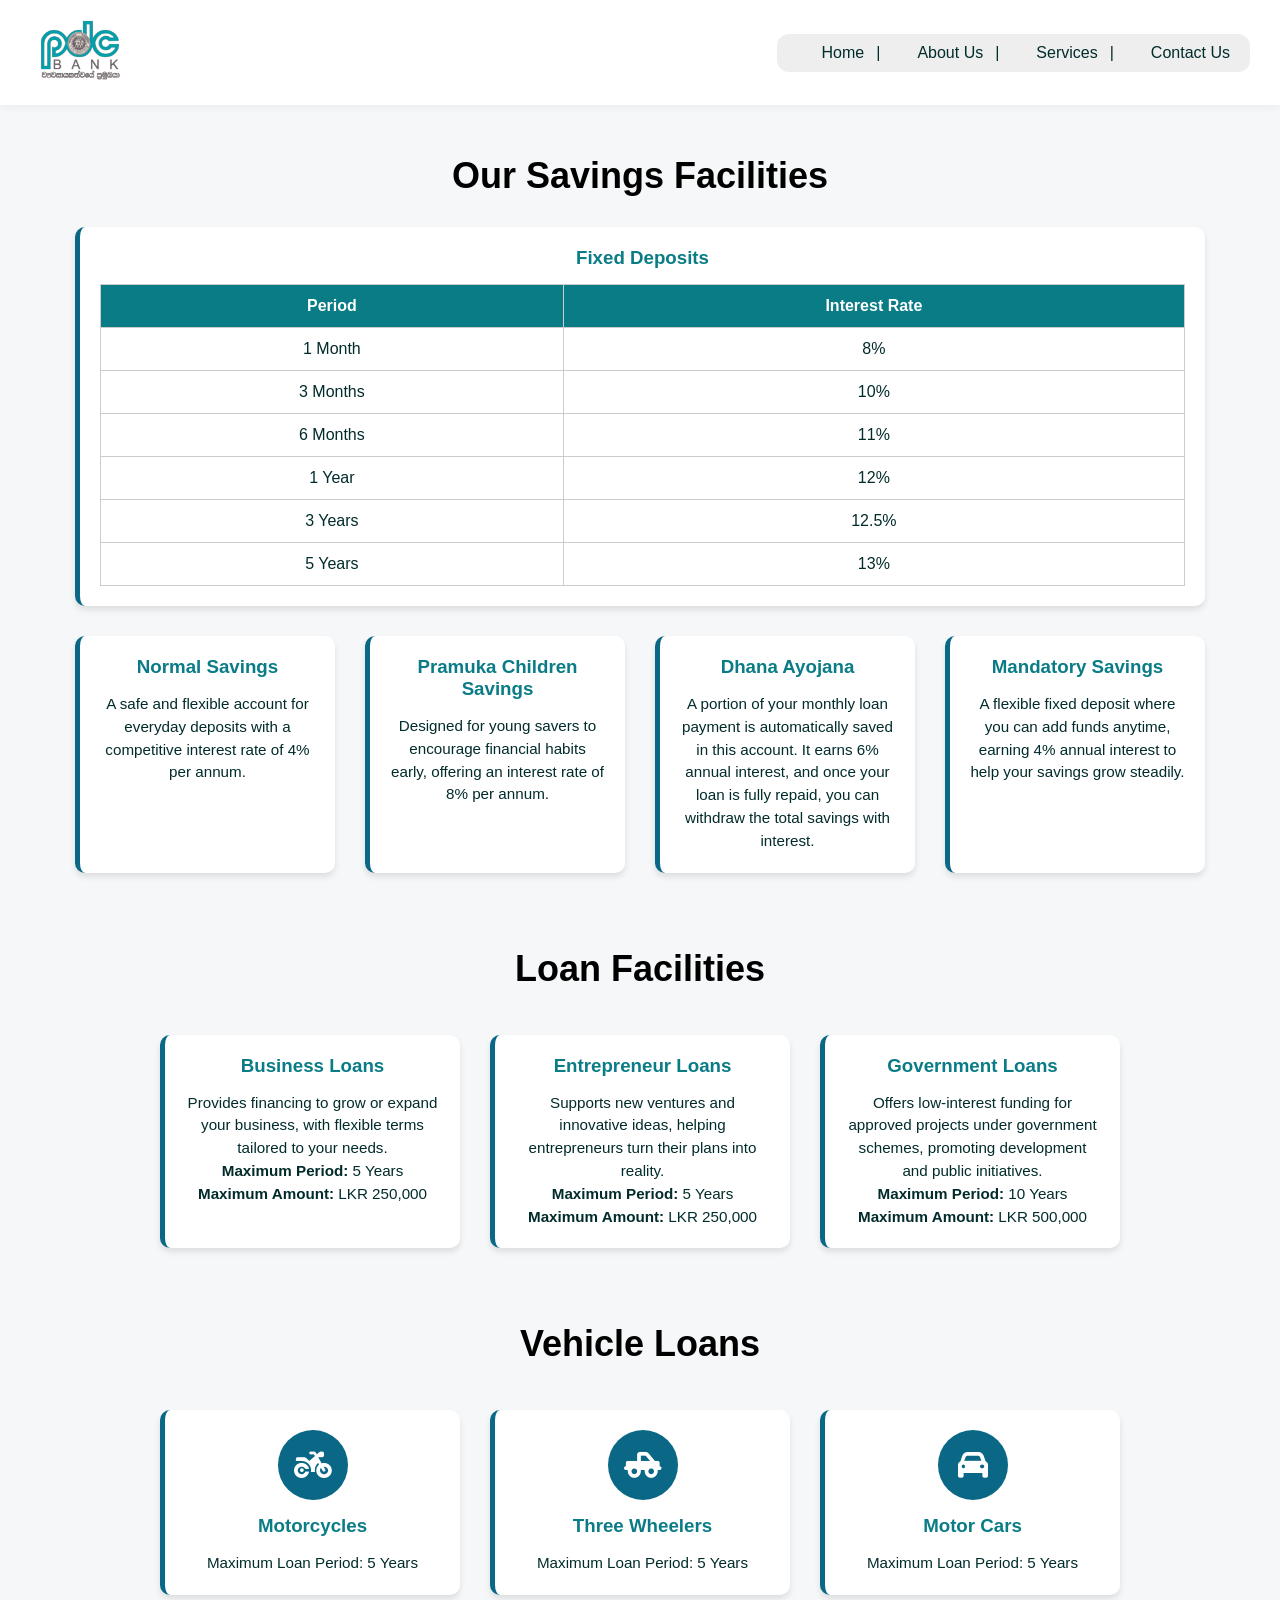
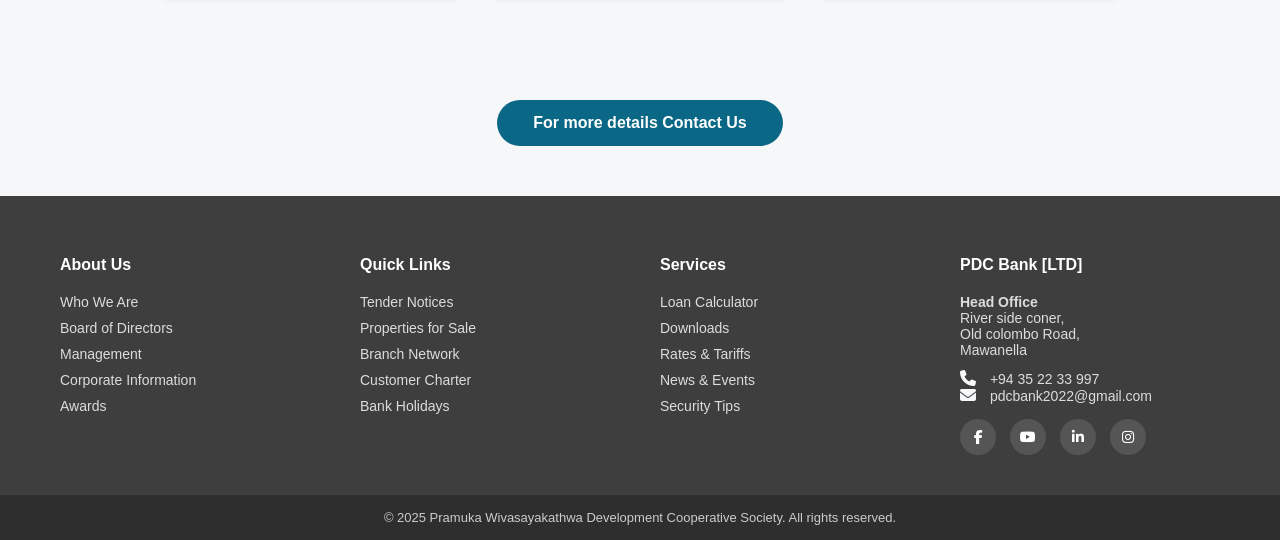
<file: services.html>
<!DOCTYPE html>
<html>
<head>
  <title>PDC Bank | Services</title>
  <meta name="viewport" content="width=device-width, initial-scale=1.0">
  <link rel="stylesheet" href="css/newstyle2.css">
  <link rel="stylesheet" href="https://cdnjs.cloudflare.com/ajax/libs/font-awesome/6.5.0/css/all.min.css">

</head>
<body>

<header class="navbar">
  <div class="logo"><a href="index.html"><img src="images/Picsart_25-02-11_22-19-35-960.png" alt="logo" width="100px"></a></div>
  <nav class="main-nav">
    <div class="top-nav-box">
    <a href="index.html">Home</a>
    <span class="divider">|</span>
    <a href="about.html">About Us</a>
    <span class="divider">|</span>
    <a href="services.html">Services</a>
    <span class="divider">|</span>
    <a href="contact.html">Contact Us</a>
    </div>
  </nav>
</header>

<!-- Services Page -->
<section class="services">

  <!-- Section 1: Savings -->
  <div class="service-section fade-up" id="savings">
    <h2>Our Savings Facilities</h2>
    
    <!-- Fixed Deposits Table -->
    <div id="Fixed" class="card savings-card">
      <h3>Fixed Deposits</h3>
      <table>
        <thead>
          <tr>
            <th>Period</th>
            <th>Interest Rate</th>
          </tr>
        </thead>
        <tbody>
          <tr><td>1 Month</td><td>8%</td></tr>
          <tr><td>3 Months</td><td>10%</td></tr>
          <tr><td>6 Months</td><td>11%</td></tr>
          <tr><td>1 Year</td><td>12%</td></tr>
          <tr><td>3 Years</td><td>12.5%</td></tr>
          <tr><td>5 Years</td><td>13%</td></tr>
        </tbody>
      </table>
    </div>

    <!-- Other Savings Types -->
    <div id="saving" class="savings-types">
      <div class="card">
        <h3>Normal Savings</h3>
        <p>A safe and flexible account for everyday deposits with a competitive interest rate of 4% per annum.</p>
      </div>
      <div class="card">
        <h3>Pramuka Children Savings</h3>
        <p>Designed for young savers to encourage financial habits early, offering an interest rate of 8% per annum.</p>
      </div>
      <div class="card">
        <h3>Dhana Ayojana</h3>
        <p>A portion of your monthly loan payment is automatically saved in this account. It earns 6% annual interest, 
          and once your loan is fully repaid, you can withdraw the total savings with interest.</p>
      </div>
      <div class="card">
        <h3>Mandatory Savings</h3>
        <p>A flexible fixed deposit where you can add funds anytime, earning 4% annual interest to help your savings grow steadily.</p>
      </div>
    </div>
  </div>

  <!-- Section 2: Loans -->
  <div class="service-section fade-up" id="loans">
    <h2>Loan Facilities</h2>
    <div id="loan" class="loan-cards">
      <div class="card">
        <h3>Business Loans</h3>
        <p>Provides financing to grow or expand your business, with flexible terms tailored to your needs.</p>
        <p><b>Maximum Period:</b> 5 Years</p>
        <p><b>Maximum Amount:</b> LKR 250,000</p>
      </div>
      <div class="card">
        <h3>Entrepreneur Loans</h3>
        <p>Supports new ventures and innovative ideas, helping entrepreneurs turn their plans into reality.</p>
        <p><b>Maximum Period:</b> 5 Years</p>
        <p><b>Maximum Amount:</b> LKR 250,000</p>
      </div>
      <div class="card">
        <h3>Government Loans</h3>
        <p>Offers low-interest funding for approved projects under government schemes, promoting development and public initiatives.</p>
        <p><b>Maximum Period:</b> 10 Years</p>
        <p><b>Maximum Amount:</b> LKR 500,000</p>
      </div>
    </div>
  </div>

  <!-- Section 3: Vehicle Loans -->
<div class="service-section fade-up" id="vehicle-loans">
  <h2>Vehicle Loans</h2>
  <div class="vehicle-cards">
    <div class="card">
      <span class="icon-circle"><i class="fas fa-motorcycle"></i></span>
      <h3>Motorcycles</h3>
      <p>Maximum Loan Period: 5 Years</p>
    </div>
    <div class="card">
      <span class="icon-circle"><i class="fas fa-truck-pickup"></i></span>
      <h3>Three Wheelers</h3>
      <p>Maximum Loan Period: 5 Years</p>
    </div>
    <div class="card">
      <span class="icon-circle"><i class="fas fa-car"></i></span>
      <h3>Motor Cars</h3>
      <p>Maximum Loan Period: 5 Years</p>
    </div>
  </div>
</div>
<div class="contact-button-wrapper">
  <a href="contact.html" class="btn-contact">For more details Contact Us</a>
</div>


</section>

<!-- JS: Animate on scroll -->
<script>
  const sections = document.querySelectorAll('.fade-up');
  const observer = new IntersectionObserver(entries => {
    entries.forEach(entry => {
      if(entry.isIntersecting){
        entry.target.classList.add('visible');
      }
    });
  }, { threshold: 0.2 });

  sections.forEach(section => {
    observer.observe(section);
  });
</script>



   

<footer class="footer">
  <div class="footer-container">

    <!-- ABOUT -->
    <div class="footer-column">
      <h3>About Us</h3>
      <ul>
        <li><a href="about.html#about-section">Who We Are</a></li>
        <li><a href="about.html#team-section">Board of Directors</a></li>
        <li><a href="#">Management</a></li>
        <li><a href="about.html#history-section">Corporate Information</a></li>
        <li><a href="#">Awards</a></li>
      </ul>
    </div>

    <!-- QUICK LINKS -->
    <div class="footer-column">
      <h3>Quick Links</h3>
      <ul>
        <li><a href="#">Tender Notices</a></li>
        <li><a href="#">Properties for Sale</a></li>
        <li><a href="contact.html#branches-section">Branch Network</a></li>
        <li><a href="#">Customer Charter</a></li>
        <li><a href="calandar.html">Bank Holidays</a></li>
      </ul>
    </div>

    <!-- SERVICES -->
    <div class="footer-column">
      <h3>Services</h3>
      <ul>
        <li><a href="#">Loan Calculator</a></li>
        <li><a href="#">Downloads</a></li>
        <li><a href="services.html#services">Rates & Tariffs</a></li>
        <li><a href="#">News & Events</a></li>
        <li><a href="#">Security Tips</a></li>
      </ul>
    </div>

    <!-- CONTACT -->
    <div class="footer-column">
      <h3>PDC Bank [LTD]</h3>
      <p>
       <b>Head Office</b><br>
       River side coner,<br> 
       Old colombo Road,<br> 
       Mawanella
      </p>
      <p class="contact-info">
      <i class="fa-solid fa-phone"></i> +94 35 22 33 997<br>
      <i class="fa-solid fa-envelope"></i>  pdcbank2022@gmail.com
      </p>


      <div class="social-icons">
        <a href="https://www.facebook.com/share/15TSJwcC12Y/" aria-label="Facebook"><i class="fa-brands fa-facebook-f"></i></a>
        <a href="#" aria-label="YouTube"><i class="fa-brands fa-youtube"></i></a>
        <a href="#" aria-label="LinkedIn"><i class="fa-brands fa-linkedin-in"></i></a>
        <a href="#" aria-label="Instagram"><i class="fa-brands fa-instagram"></i></a>
      </div>

    </div>

  </div>

  <div class="footer-bottom">
    © 2025 Pramuka Wivasayakathwa Development Cooperative Society. All rights reserved.
  </div>
</footer>

</body>
</html>
</file>
<file: css/newstyle2.css>
:root {
  --primary: #0A7C86;
  --accent: #0a6786;
  --light: #f5f7f8;
  --dark: #022b2b;
}

* {
  margin: 0;
  padding: 0;
  box-sizing: border-box;
  font-family: "Segoe UI", sans-serif;
}

body {
  background: white;
  color: var(--dark);
}

/* NAVBAR */
.navbar {
  display: flex;
  justify-content: space-between;
  align-items: center;
  padding: 10px 30px;
  background: white;
  box-shadow: 0 2px 10px rgba(0,0,0,0.05);
}

/*Box effect*/
.top-nav-box {
  display: flex;
  align-items: center;
  gap: 12px;
  padding: 10px 20px;
  background: #eeeeee;
  border-radius: 12px;
  width: fit-content;
  margin: 20px auto;
}


.logo {
  width: 20px;
  height: auto;
  font-size: 22px;
  font-weight: bold;
  color: var(--primary);
}

nav a {
  margin-left: 25px;
  text-decoration: none;
  color: var(--dark);
  font-weight: 500;
}

.btn {
  padding: 10px 22px;
  background: var(--primary);
  color: white;
  border-radius: 25px;
}
.navbar {
  animation: slideDown 0.8s ease forwards;
}

@keyframes slideDown {
  from {
    opacity: 0;
    transform: translateY(-30px);
  }
  to {
    opacity: 1;
    transform: translateY(0);
  }
}
nav a {
  position: relative;
}

nav a::after {
  content: "";
  position: absolute;
  left: 0;
  bottom: -6px;
  width: 0;
  height: 2px;
  background: var(--accent);
  transition: 0.3s;
}

nav a:hover::after {
  width: 100%;
}


/* HERO */
.hero {
  height: 100vh;
  display: flex;
  align-items: center;
  padding: 0 60px;
  color: white;
  position: relative;
}

/* DARK OVERLAY */
.hero::before {
  content: "";
  position: absolute;
  inset: 0;
  background: rgba(0, 0, 0, 0.55);
}

/* CONTENT ABOVE OVERLAY */
.hero-content {
  position: relative;
  max-width: 600px;
}

.hero-content h1 {
  font-size: 56px;
  margin-bottom: 15px;
}

.hero-content p {
  font-size: 18px;
}
.hero {
  animation: heroFade 1.5s ease forwards;
}

@keyframes heroFade {
  from {
    opacity: 0;
    transform: scale(1.02);
  }
  to {
    opacity: 1;
    transform: scale(1);
  }
}
.hero-home {
  background-size: cover;
  background-position: center;
  background-repeat: no-repeat;
  animation: heroSlider 25s infinite;
}



/* About Section */
.about {
    padding: 50px 20px;
    text-align: center;
    background-color: #f4f4f4;
}
.hero-btn {
  display: inline-block;
  margin-top: 30px;
  padding: 14px 36px;
  background: var(--accent);
  color: white;
  text-decoration: none;
  font-size: 16px;
  font-weight: 600;
  border-radius: 30px;
  transition: all 0.3s ease;
}

/* HOVER ANIMATION */
.hero-btn:hover {
  background: white;
  color: var(--primary);
  transform: translateY(-3px);
  box-shadow: 0 12px 25px rgba(0, 0, 0, 0.25);
}


/* PAGE-SPECIFIC BACKGROUNDS */
.hero-home {
  background: url("../images/Home.jpg") center/cover no-repeat;
  
}

.hero-about {
  background: url("../images/about-hero.jpg") center/cover no-repeat;
}

.hero-services {
  background: url("../images/services-hero.jpg") center/cover no-repeat;
}

.hero-contact {
  background: url("../images/contact-hero.jpg") center/cover no-repeat;
}
@keyframes heroSlider {
  0% {
    background-image: url("../images/hero1.jpg");
  }
  33% {
    background-image: url("../images/hero2.jpg");
  }
  66% {
    background-image: url("../images/hero3.jpg");
  }
  100% {
    background-image: url("../images/hero4.jpg");
  }
}



/* SECTIONS */
section {
  padding: 60px;
}

h2 {
  font-size: 36px;
  margin-bottom: 30px;
}

/*Key Services*/
.home-services {
  background: var(--light);
  text-align: center;
}

.section-subtitle {
  max-width: 600px;
  margin: 0 auto 50px;
  color: #555;
}

/* GRID */
.services-grid {
  display: grid;
  grid-template-columns: repeat(3, 1fr);
  gap: 30px;
}

/* SERVICE BOX */
.service-box {
  background: white;
  padding: 40px 30px;
  border-radius: 18px;
  box-shadow: 0 15px 40px rgba(0,0,0,0.08);
  transition: transform 0.4s ease, box-shadow 0.4s ease;
}

/* ICON HOLDER */
.service-icon {
  width: 70px;
  height: 70px;
  margin: 0 auto 25px;
  border-radius: 50%;
  background: rgba(0, 200, 83, 0.15);
  display: flex;
  align-items: center;
  justify-content: center;
}
.service-icon i {
  font-size: 28px;
  color: var(--primary);
}


/* TITLE */
.service-box h3 {
  color: var(--primary);
  margin-bottom: 15px;
}

/* DESCRIPTION */
.service-box p {
  font-size: 15px;
  color: #555;
  margin-bottom: 25px;
}

/* BUTTON */
.service-btn {
  display: inline-block;
  padding: 12px 30px;
  background: var(--primary);
  color: white;
  text-decoration: none;
  border-radius: 25px;
  font-size: 14px;
  transition: all 0.3s ease;
}

/* HOVER EFFECT */
.service-box:hover {
  transform: translateY(-10px);
  box-shadow: 0 25px 50px rgba(0,0,0,0.15);
}

.service-btn:hover {
  background: var(--accent);
}


/* PROJECTS */
.project-grid {
  display: grid;
  grid-template-columns: repeat(3, 1fr);
  gap: 20px;
}

.project-grid img {
  width: 100%;
  border-radius: 15px;
}
.project-grid img {
  transition: transform 0.4s ease, box-shadow 0.4s ease;
}

.project-grid img:hover {
  transform: translateY(-10px) scale(1.02);
  box-shadow: 0 15px 30px rgba(0,0,0,0.15);
}

/* CARDS */
.cards {
  display: grid;
  grid-template-columns: repeat(3, 1fr);
  gap: 25px;
}

.card {
  background: var(--light);
  padding: 30px;
  border-radius: 15px;
}

.card h3 {
  margin-bottom: 15px;
  color: var(--primary);
}

/* CONTACT */
form {
  max-width: 500px;
}

input, textarea {
  width: 100%;
  padding: 12px;
  margin-bottom: 15px;
  border-radius: 8px;
  border: 1px solid #ccc;
}

button {
  background: var(--accent);
  border: none;
  padding: 12px;
  width: 100%;
  color: white;
  font-size: 16px;
  border-radius: 25px;
  cursor: pointer;
}

/*About us*/
/* ABOUT SECTION */
.about-section {
  max-width: 900px;
  margin: 0 auto;
  text-align: center;
}

.about-section p {
  margin-top: 20px;
  font-size: 16px;
  color: #555;
}

/* MISSION & VISION */
.mission-vision {
  display: grid;
  grid-template-columns: repeat(2, 1fr);
  gap: 40px;
  padding-top: 40px;
}

.mv-box {
  background: white;
  padding: 40px 30px;
  border-radius: 20px;
  text-align: center;
  box-shadow: 0 15px 40px rgba(0,0,0,0.08);
  transition: transform 0.3s ease;
}

.mv-box i {
  font-size: 40px;
  color: #0a7286;
  margin-bottom: 20px;
}

.mv-box h3 {
  color: #0a7c86;
  margin-bottom: 15px;
}

.mv-box:hover {
  transform: translateY(-8px);
}

/* TEAM SECTION */
.team-section {
  text-align: center;
  padding-top: 60px;
}

/* GRID – make cards slightly narrower */
.team-cards {
  display: grid;
  grid-template-columns: repeat(3, 280px);
  gap: 30px;
  margin-top: 40px;
  justify-content: center;
}

/* CARD – taller */
.team-card {
  background: white;
  border-radius: 16px;
  padding: 30px 20px 40px;
  min-height: 420px;
  box-shadow: 0 12px 30px rgba(0,0,0,0.08);
  transition: transform 0.3s ease;
}

/* IMAGE – taller */
.team-card img {
  width: 100%;
  height: 300px;
  object-fit: cover;
  border-radius: 10px;
  margin-bottom: 18px;
}

/* TEXT */
.team-card h3 {
  color: #000;
  font-size: 18px;
}

.team-card p {
  color: #000;
  font-size: 14px;
}

.team-card:hover {
  transform: translateY(-8px);
}

/* IMAGE – SQUARE */
.team-card img {
  width: 100%;
  height: 260px;
  object-fit: cover;
  border-radius: 10px;   /* soft square */
  margin-bottom: 15px;
}

/* TEXT – BLACK */
.team-card h3 {
  color: #000000;
  margin-bottom: 6px;
  font-size: 18px;
}

.team-card p {
  color: #000000;
  font-size: 14px;
}

/* HISTORY SECTION */
.history-section {
  margin-top: 80px;
  padding: 60px 0;
  background: linear-gradient(
    135deg,
    rgba(10,124,134,0.05),
    rgba(10,93,134,0.08)
  );
}

.history-container {
  max-width: 1100px;
  margin: auto;
  display: grid;
  grid-template-columns: 1.2fr 1fr;
  gap: 50px;
  align-items: center;
}

/* TEXT */
.history-text h2 {
  color: #0a7286;
  margin-bottom: 20px;
}

.history-text p {
  color: #333;
  margin-bottom: 15px;
  line-height: 1.6;
}

/* HIGHLIGHTS */
.history-highlight {
  display: flex;
  gap: 20px;
}

.year-box {
  background: white;
  padding: 30px 20px;
  border-radius: 16px;
  text-align: center;
  min-width: 120px;
  box-shadow: 0 12px 30px rgba(0,0,0,0.1);
  transition: transform 0.3s ease;
}

.year-box:hover {
  transform: translateY(-8px);
}

.year-box h3 {
  color: #0a7286;
  font-size: 24px;
  margin-bottom: 5px;
}

.year-box span {
  color: #000;
  font-size: 13px;
}

.scroll-btn {
  display: inline-block;
  margin-top: 20px;
  padding: 12px 28px;
  text-align: center;

  background: linear-gradient(
    135deg,
    #0a7c86,
    #0a5d86
  );

  color: white;
  text-decoration: none;
  font-weight: 500;
  border-radius: 30px;

  transition: all 0.3s ease;
}

.scroll-btn:hover {
  background: #0a5d86;
  color: #f4f4f4;
  transform: translateY(-3px);
}

/*services page*/


body {
  font-family: Arial, sans-serif;
  background-color: var(--light);
  color: var(--dark);
  margin: 0;
  padding: 0;
}

.services {
  padding: 50px 20px;
  max-width: 1200px;
  margin: auto;
}

.service-section {
  margin-bottom: 60px;
  opacity: 0;
  transform: translateY(50px);
  transition: all 0.8s ease-out;
}

.service-section.visible {
  opacity: 1;
  transform: translateY(0);
}

.service-section h2 {
  color: black;
  text-align: center;
  margin-bottom: 30px;
}

.card {
  background-color: white;
  border-left: 5px solid var(--accent);
  padding: 20px;
  margin: 15px;
  border-radius: 10px;
  box-shadow: 0 4px 6px rgba(0,0,0,0.1);
  transition: transform 0.3s ease, box-shadow 0.3s ease;
  text-align: center;
}

.card:hover {
  transform: translateY(-8px);
  box-shadow: 0 12px 18px rgba(0,0,0,0.2);
}

table {
  width: 100%;
  border-collapse: collapse;
  margin-top: 15px;
}

table, th, td {
  border: 1px solid #ccc;
}

th, td {
  padding: 12px;
  text-align: center;
}

th {
  background-color: var(--primary);
  color: white;
}

.savings-types, .loan-cards, .vehicle-cards {
  display: flex;
  flex-wrap: wrap;
  justify-content: center;
}

.savings-types .card, .loan-cards .card, .vehicle-cards .card {
  flex: 1 1 250px;
  max-width: 300px;
}

.vehicle-cards .card img {
  width: 60px;
  display: block;
  margin: 0 auto 15px;
}

.service-section p {
  font-size: 0.95rem;
  line-height: 1.5;
}

.icon-circle {
  width: 70px;
  height: 70px;
  background-color: var(--accent);
  border-radius: 50%;
  display: flex;
  justify-content: center;
  align-items: center;
  margin: 0 auto 15px;
  transition: transform 0.3s ease, background-color 0.3s ease;
}

.icon-circle i {
  font-size: 30px;
  color: white;
}

.card:hover .icon-circle {
  transform: scale(1.2);
  background-color: var(--primary);
}

.contact-button-wrapper {
  text-align: center;
  margin-top: 40px;
}

.btn-contact {
  display: inline-block;
  margin-top: 30px;
  padding: 14px 36px;
  background: var(--accent);
  color: white;
  text-decoration: none;
  font-size: 16px;
  font-weight: 600;
  border-radius: 30px;
  transition: all 0.3s ease;
}
.btn-contact:hover {
  background: white;
  color: var(--primary);
  transform: translateY(-3px);
  box-shadow: 0 12px 25px rgba(0, 0, 0, 0.25);
}

/* Contact us */

/* BRANCHES SECTION */
.branches-section {
  padding: 80px 0;
  background: var(--light);
  text-align: center;
}

.branches-section h2 {
  color: var(--primary);
  margin-bottom: 50px;
}

/* GRID */
.branches-grid {
  max-width: 1200px;
  margin: auto;

  display: flex;
  grid-template-columns: repeat(3, 1fr);
  gap: 30px;
  flex-wrap: wrap;
  justify-content: center;
  justify-items: center;
}

.branch-managers {
  display: flex;
  flex-wrap: wrap;
  justify-content: center;
  gap: 30px;
}

/* CARD */
.branch-card {
  background: #ffffff;
  padding: 25px;
  border-radius: 18px;
  box-shadow: 0 15px 35px rgba(0,0,0,0.08);
  text-align: left;
  transition: transform 0.3s ease;
}

.branch-card:hover {
  transform: translateY(-8px);
}

.branch-card h3 {
  color: var(--dark);
  margin-bottom: 10px;
}

.branch-card p {
  color: #333;
  font-size: 14px;
  margin-bottom: 6px;
}

/* MAP */
.branch-card iframe {
  width: 100%;
  height: 200px;
  border: none;
  border-radius: 12px;
  margin-top: 15px;
}

/* FEEDBACK SECTION */
.feedback-section {
  padding: 80px 0;
  background: linear-gradient(
    135deg,
    rgba(10,124,134,0.08),
    rgba(10,103,134,0.12)
  );
}

.feedback-container {
  max-width: 1100px;
  margin: auto;
  display: grid;
  grid-template-columns: 1fr 1fr;
  gap: 60px;
  align-items: center;
}

/* TEXT */
.feedback-text h2 {
  color: var(--primary);
  margin-bottom: 15px;
}

.feedback-text p {
  color: #333;
  line-height: 1.6;
}

/* FORM */
.feedback-form {
  background: #ffffff;
  padding: 40px;
  border-radius: 20px;
  box-shadow: 0 15px 35px rgba(0,0,0,0.1);
  display: flex;
  flex-direction: column;
  gap: 15px;
}

.feedback-form input,
.feedback-form textarea {
  padding: 12px 15px;
  border-radius: 8px;
  border: 1px solid #ccc;
  font-size: 14px;
}

.feedback-form textarea {
  min-height: 130px;
  resize: none;
}

.feedback-form button {
  margin-top: 10px;
  padding: 12px;
  background: linear-gradient(
    135deg,
    var(--primary),
    var(--accent)
  );
  color: white;
  border: none;
  border-radius: 30px;
  cursor: pointer;
  transition: 0.3s ease;
}

.feedback-form button:hover {
  background: var(--dark);
}


/* GALLERY */
.branch-gallery {
  padding: 80px 0;
  text-align: center;
}

.branch-gallery h2 {
  color: var(--primary);
  margin-bottom: 40px;
}

.gallery-grid {
  max-width: 1200px;
  margin: auto;
  display: grid;
  grid-template-columns: repeat(auto-fit, minmax(220px, 1fr));
  gap: 20px;
}

.gallery-grid img {
  width: 100%;
  height: 220px;
  object-fit: cover;
  border-radius: 14px;
  transition: transform 0.3s ease;
}

.gallery-grid img:hover {
  transform: scale(1.05);
}


/* main */
html {
  scroll-behavior: smooth;
}


/* FOOTER */
.footer {
  background: #3e3e3e;
  color: #ffffff;
  padding-top: 60px;
  font-size: 14px;
}

.footer-container {
  display: grid;
  grid-template-columns: repeat(4, 1fr);
  gap: 40px;
  padding: 0 60px 40px;
}

.footer-column h3 {
  margin-bottom: 20px;
  font-size: 16px;
  color: #ffffff;
}

.footer-column ul {
  list-style: none;
}

.footer-column ul li {
  margin-bottom: 10px;
}

.footer-column ul li a {
  color: #dcdcdc;
  text-decoration: none;
  transition: color 0.2s ease;
}

.footer-column ul li a:hover {
  color: #ffffff;
}

.footer-column p {
  color: #dcdcdc;
  margin-bottom: 12px;
}
.contact-info i {
  color: #f5f7f8;
  margin-right: 10px;
  font-size: 16px;
}

/* SOCIAL ICONS */
.social-icons {
  margin-top: 15px;
}

.social-icons a {
  display: inline-block;
  margin-right: 10px;
  width: 36px;
  height: 36px;
  line-height: 36px;
  text-align: center;
  background: #555;
  border-radius: 50%;
  color: white;
  text-decoration: none;
  transition: transform 0.3s, background 0.3s;
}

.social-icons a:hover {
  background: #0a5d86;
  transform: translateY(-3px);
}

/* FOOTER BOTTOM */
.footer-bottom {
  background: #2e2e2e;
  text-align: center;
  padding: 15px;
  font-size: 13px;
  color: #ccc;
}


/* calandar */

:root {
  --primary: #0A7C86;
  --accent: #0a6786;
  --light: #f5f7f8;
  --dark: #022b2b;
  --light-bg: #f5f7f8;
  --dark-text: #022b2b;
  --closed-bg: #ff4d4d; /* Closed days in red */
  --open-bg: #70e000;   /* Open days in green */
}

body {
  font-family: Arial, sans-serif;
  background-color: var(--light-bg);
  color: var(--dark-text);
}

.calendar-section {
  display: flex;
  justify-content: center;
  align-items: center;
  padding: 100px 40px;
}

.calendar {
  background-color: #fff;
  border-radius: 12px;
  box-shadow: 0 5px 20px rgba(0,0,0,0.1);
  width: 3500px;
  height: 550px;
  overflow: hidden;
}

.calendar-header {
  display: flex;
  justify-content: space-between;
  align-items: center;
  background-color: var(--primary);
  color: #fff;
  padding: 10px 15px;
}

.calendar-header h2 {
  margin: 0;
  font-size: 18px;
}

.calendar-header button {
  background: none;
  border: none;
  color: #060606;
  font-size: 18px;
  cursor: pointer;
}

.calendar-days, .calendar-dates {
  display: grid;
  grid-template-columns: repeat(7, 1fr);
  text-align: center;
}

.calendar-days div {
  background-color: var(--secondary);
  color: #0c0000;
  padding: 8px 0;
  font-weight: bold;
}

.calendar-dates div {
  padding: 10px 0;
  border-bottom: 1px solid #eee;
  border-right: 1px solid #eee;
  cursor: pointer;
  font-size: 14px;
  display: flex;
  flex-direction: column;
  justify-content: center;
  align-items: center;
}

.calendar-dates div:nth-child(7n) {
  border-right: none;
}

.calendar-dates div.empty {
  cursor: default;
  background: none;
}

.calendar-dates div.open {
  background-color: var(--open-bg);
  color: #022b2b;
  border-radius: 6px;
}

.calendar-dates div.closed {
  background-color: var(--closed-bg);
  color: #fff;
  border-radius: 6px;
}

.calendar-dates div span.hours {
  font-size: 11px;
  margin-top: 4px;
}

/* managment page */
:root {
  --primary: #0A7C86;
  --accent: #0a6786;
  --bg-light: #f5f7f8;
  --text-dark: #022b2b;
}

body {
  font-family: 'Arial', sans-serif;
  background-color: var(--bg-light);
  color: var(--text-dark);
}

.hierarchy-section {
  padding: 50px 20px;
  text-align: center;
}

.hierarchy-section h1 {
  margin-bottom: 40px;
  color: var(--primary);
}

.hierarchy-container {
  display: flex;
  flex-direction: column;
  align-items: center;
  gap: 30px;
  transition: all 0.3s ease;
}

/* Director Board */
.position.director {
  display: flex;
  flex-direction: column;
  align-items: center;
  font-size: 18px;
  transition: transform 0.3s ease;
}

.position.director:hover {
  transform: scale(1.05);
}

.position.director .icon {
  font-size: 50px;
  background-color: var(--accent);
  color: #fff;
  padding: 20px;
  border-radius: 12px; /* Square with rounded corners */
  margin-bottom: 10px;
  transition: transform 0.3s ease, box-shadow 0.3s ease;
}

.position.director .icon:hover {
  transform: scale(1.1);
  box-shadow: 0 10px 20px rgba(0,0,0,0.3);
}

/* Other positions */
.position img {
  width: 100px;
  height: 100px;
  border-radius: 12px; /* square with rounded corners */
  object-fit: cover;
  border: 3px solid var(--primary);
  margin-bottom: 8px;
  transition: transform 0.3s ease, box-shadow 0.3s ease;
}

.position img:hover {
  transform: scale(1.1);
  box-shadow: 0 8px 20px rgba(0,0,0,0.3);
}

.position span {
  font-weight: bold;
  display: block;
  transition: color 0.3s ease;
}

.position span:hover {
  color: var(--accent);
}

/* Branch managers row */
.branch-managers {
  display: flex;
  flex-wrap: wrap;
  justify-content: center;
  gap: 30px;
}

/* Each branch */
.branch-manager {
  background-color: #fff;
  padding: 15px;
  border-radius: 12px;
  box-shadow: 0 5px 15px rgba(0,0,0,0.1);
  text-align: center;
  min-width: 180px;
  transition: transform 0.3s ease, box-shadow 0.3s ease;
}

.branch-manager:hover {
  transform: translateY(-5px);
  box-shadow: 0 15px 25px rgba(0,0,0,0.2);
}

/* Staff members grid */
.staff {
  display: grid;
  grid-template-columns: repeat(2, 1fr);
  gap: 10px;
  margin-top: 15px;
}

.staff-member img {
  width: 50px;
  height: 50px;
  border-radius: 8px; /* square with slight rounded corners */
  border: 2px solid var(--accent);
  transition: transform 0.3s ease, box-shadow 0.3s ease;
}

.staff-member img:hover {
  transform: scale(1.2);
  box-shadow: 0 8px 20px rgba(0,0,0,0.3);
}

.staff-member span {
  display: block;
  font-size: 12px;
  margin-top: 4px;
  transition: color 0.3s ease;
}

.staff-member span:hover {
  color: var(--accent);
}

/* ============================
   TABLET VIEW (max-width: 992px)
   ============================ */
@media (max-width: 992px) {

  /* NAVBAR */
  .navbar {
    flex-direction: column;
    padding: 15px 20px;
  }

  .top-nav-box {
    flex-wrap: wrap;
    justify-content: center;
  }

  nav a {
    margin: 8px 12px;
  }

  /* HERO */
  .hero {
    height: auto;
    padding: 100px 30px;
    text-align: center;
  }

  .hero-content {
    max-width: 100%;
  }

  .hero-content h1 {
    font-size: 40px;
  }

  /* SERVICES */
  .services-grid {
    grid-template-columns: repeat(2, 1fr);
  }

  /* PROJECTS */
  .project-grid {
    grid-template-columns: repeat(2, 1fr);
  }

  /* TEAM */
  .team-cards {
    grid-template-columns: repeat(2, 260px);
  }

  /* HISTORY */
  .history-container {
    grid-template-columns: 1fr;
    text-align: center;
  }

  .history-highlight {
    justify-content: center;
    flex-wrap: wrap;
  }

  /* FEEDBACK */
  .feedback-container {
    grid-template-columns: 1fr;
  }

  /* FOOTER */
  .footer-container {
    grid-template-columns: repeat(2, 1fr);
    padding: 0 30px 40px;
  }

  /* CALENDAR */
  .calendar {
    width: 100%;
  }
}


/* ============================
   MOBILE VIEW (max-width: 600px)
   ============================ */
@media (max-width: 600px) {

  section {
    padding: 40px 20px;
  }

  /* NAVBAR */
  nav {
    display: flex;
    flex-direction: column;
    align-items: center;
  }

  nav a {
    margin: 8px 0;
  }

  /* HERO */
  .hero {
    padding: 90px 20px;
  }

  .hero-content h1 {
    font-size: 32px;
  }

  .hero-content p {
    font-size: 15px;
  }

  /* SERVICES */
  .services-grid {
    grid-template-columns: 1fr;
  }

  /* PROJECTS */
  .project-grid {
    grid-template-columns: 1fr;
  }

  /* TEAM */
  .team-cards {
    grid-template-columns: 1fr;
  }

  .team-card {
    max-width: 320px;
    margin: auto;
  }

  /* BRANCHES */
  .branches-grid {
    flex-direction: column;
    align-items: center;
  }

  .branch-card {
    width: 100%;
    max-width: 350px;
  }

  /* FEEDBACK FORM */
  .feedback-form {
    padding: 30px 20px;
  }

  /* GALLERY */
  .gallery-grid img {
    height: 180px;
  }

  /* FOOTER */
  .footer-container {
    grid-template-columns: 1fr;
    text-align: center;
  }

  .social-icons {
    text-align: center;
  }

  /* CALENDAR */
  .calendar-section {
    padding: 60px 15px;
  }

  .calendar {
    height: auto;
  }
}
</file>
<file: css/style.css>
:root {
  --primary: #0A7C86;
  --accent: #0a6786;
  --light: #f5f7f8;
  --dark: #022b2b;
}

* {
  margin: 0;
  padding: 0;
  box-sizing: border-box;
  font-family: "Segoe UI", sans-serif;
}

body {
  background: white;
  color: var(--dark);
}

/* NAVBAR */
.navbar {
  display: flex;
  justify-content: space-between;
  align-items: center;
  padding: 10px 30px;
  background: white;
  box-shadow: 0 2px 10px rgba(0,0,0,0.05);
}

/*Box effect*/
.top-nav-box {
  display: flex;
  align-items: center;
  gap: 12px;
  padding: 10px 20px;
  background: #eeeeee;
  border-radius: 12px;
  width: fit-content;
  margin: 20px auto;
}


.logo {
  width: 20px;
  height: auto;
  font-size: 22px;
  font-weight: bold;
  color: var(--primary);
}

nav a {
  margin-left: 25px;
  text-decoration: none;
  color: var(--dark);
  font-weight: 500;
}

.btn {
  padding: 10px 22px;
  background: var(--primary);
  color: white;
  border-radius: 25px;
}
.navbar {
  animation: slideDown 0.8s ease forwards;
}

@keyframes slideDown {
  from {
    opacity: 0;
    transform: translateY(-30px);
  }
  to {
    opacity: 1;
    transform: translateY(0);
  }
}
nav a {
  position: relative;
}

nav a::after {
  content: "";
  position: absolute;
  left: 0;
  bottom: -6px;
  width: 0;
  height: 2px;
  background: var(--accent);
  transition: 0.3s;
}

nav a:hover::after {
  width: 100%;
}


/* HERO */
.hero {
  height: 100vh;
  display: flex;
  align-items: center;
  padding: 0 60px;
  color: white;
  position: relative;
}

/* DARK OVERLAY */
.hero::before {
  content: "";
  position: absolute;
  inset: 0;
  background: rgba(0, 0, 0, 0.55);
}

/* CONTENT ABOVE OVERLAY */
.hero-content {
  position: relative;
  max-width: 600px;
}

.hero-content h1 {
  font-size: 56px;
  margin-bottom: 15px;
}

.hero-content p {
  font-size: 18px;
}
.hero {
  animation: heroFade 1.5s ease forwards;
}

@keyframes heroFade {
  from {
    opacity: 0;
    transform: scale(1.02);
  }
  to {
    opacity: 1;
    transform: scale(1);
  }
}
.hero-home {
  background-size: cover;
  background-position: center;
  background-repeat: no-repeat;
  animation: heroSlider 25s infinite;
}



/* About Section */
.about {
    padding: 50px 20px;
    text-align: center;
    background-color: #f4f4f4;
}
.hero-btn {
  display: inline-block;
  margin-top: 30px;
  padding: 14px 36px;
  background: var(--accent);
  color: white;
  text-decoration: none;
  font-size: 16px;
  font-weight: 600;
  border-radius: 30px;
  transition: all 0.3s ease;
}

/* HOVER ANIMATION */
.hero-btn:hover {
  background: white;
  color: var(--primary);
  transform: translateY(-3px);
  box-shadow: 0 12px 25px rgba(0, 0, 0, 0.25);
}


/* PAGE-SPECIFIC BACKGROUNDS */
.hero-home {
  background: url("../images/Home.jpg") center/cover no-repeat;
  
}

.hero-about {
  background: url("../images/about-hero.jpg") center/cover no-repeat;
}

.hero-services {
  background: url("../images/services-hero.jpg") center/cover no-repeat;
}

.hero-contact {
  background: url("../images/contact-hero.jpg") center/cover no-repeat;
}
@keyframes heroSlider {
  0% {
    background-image: url("../images/hero1.jpg");
  }
  33% {
    background-image: url("../images/hero2.jpg");
  }
  66% {
    background-image: url("../images/hero3.jpg");
  }
  100% {
    background-image: url("../images/hero4.jpg");
  }
}



/* SECTIONS */
section {
  padding: 60px;
}

h2 {
  font-size: 36px;
  margin-bottom: 30px;
}

/*Key Services*/
.home-services {
  background: var(--light);
  text-align: center;
}

.section-subtitle {
  max-width: 600px;
  margin: 0 auto 50px;
  color: #555;
}

/* GRID */
.services-grid {
  display: grid;
  grid-template-columns: repeat(3, 1fr);
  gap: 30px;
}

/* SERVICE BOX */
.service-box {
  background: white;
  padding: 40px 30px;
  border-radius: 18px;
  box-shadow: 0 15px 40px rgba(0,0,0,0.08);
  transition: transform 0.4s ease, box-shadow 0.4s ease;
}

/* ICON HOLDER */
.service-icon {
  width: 70px;
  height: 70px;
  margin: 0 auto 25px;
  border-radius: 50%;
  background: rgba(0, 200, 83, 0.15);
  display: flex;
  align-items: center;
  justify-content: center;
}
.service-icon i {
  font-size: 28px;
  color: var(--primary);
}


/* TITLE */
.service-box h3 {
  color: var(--primary);
  margin-bottom: 15px;
}

/* DESCRIPTION */
.service-box p {
  font-size: 15px;
  color: #555;
  margin-bottom: 25px;
}

/* BUTTON */
.service-btn {
  display: inline-block;
  padding: 12px 30px;
  background: var(--primary);
  color: white;
  text-decoration: none;
  border-radius: 25px;
  font-size: 14px;
  transition: all 0.3s ease;
}

/* HOVER EFFECT */
.service-box:hover {
  transform: translateY(-10px);
  box-shadow: 0 25px 50px rgba(0,0,0,0.15);
}

.service-btn:hover {
  background: var(--accent);
}


/* PROJECTS */
.project-grid {
  display: grid;
  grid-template-columns: repeat(3, 1fr);
  gap: 20px;
}

.project-grid img {
  width: 100%;
  border-radius: 15px;
}
.project-grid img {
  transition: transform 0.4s ease, box-shadow 0.4s ease;
}

.project-grid img:hover {
  transform: translateY(-10px) scale(1.02);
  box-shadow: 0 15px 30px rgba(0,0,0,0.15);
}

/* CARDS */
.cards {
  display: grid;
  grid-template-columns: repeat(3, 1fr);
  gap: 25px;
}

.card {
  background: var(--light);
  padding: 30px;
  border-radius: 15px;
}

.card h3 {
  margin-bottom: 15px;
  color: var(--primary);
}

/* CONTACT */
form {
  max-width: 500px;
}

input, textarea {
  width: 100%;
  padding: 12px;
  margin-bottom: 15px;
  border-radius: 8px;
  border: 1px solid #ccc;
}

button {
  background: var(--accent);
  border: none;
  padding: 12px;
  width: 100%;
  color: white;
  font-size: 16px;
  border-radius: 25px;
  cursor: pointer;
}

/*About us*/
/* ABOUT SECTION */
.about-section {
  max-width: 900px;
  margin: 0 auto;
  text-align: center;
}

.about-section p {
  margin-top: 20px;
  font-size: 16px;
  color: #555;
}

/* MISSION & VISION */
.mission-vision {
  display: grid;
  grid-template-columns: repeat(2, 1fr);
  gap: 40px;
  padding-top: 40px;
}

.mv-box {
  background: white;
  padding: 40px 30px;
  border-radius: 20px;
  text-align: center;
  box-shadow: 0 15px 40px rgba(0,0,0,0.08);
  transition: transform 0.3s ease;
}

.mv-box i {
  font-size: 40px;
  color: #0a7286;
  margin-bottom: 20px;
}

.mv-box h3 {
  color: #0a7c86;
  margin-bottom: 15px;
}

.mv-box:hover {
  transform: translateY(-8px);
}

/* TEAM SECTION */
.team-section {
  text-align: center;
  padding-top: 60px;
}

/* GRID – make cards slightly narrower */
.team-cards {
  display: grid;
  grid-template-columns: repeat(3, 280px);
  gap: 30px;
  margin-top: 40px;
  justify-content: center;
}

/* CARD – taller */
.team-card {
  background: white;
  border-radius: 16px;
  padding: 30px 20px 40px;
  min-height: 420px;
  box-shadow: 0 12px 30px rgba(0,0,0,0.08);
  transition: transform 0.3s ease;
}

/* IMAGE – taller */
.team-card img {
  width: 100%;
  height: 300px;
  object-fit: cover;
  border-radius: 10px;
  margin-bottom: 18px;
}

/* TEXT */
.team-card h3 {
  color: #000;
  font-size: 18px;
}

.team-card p {
  color: #000;
  font-size: 14px;
}

.team-card:hover {
  transform: translateY(-8px);
}

/* IMAGE – SQUARE */
.team-card img {
  width: 100%;
  height: 260px;
  object-fit: cover;
  border-radius: 10px;   /* soft square */
  margin-bottom: 15px;
}

/* TEXT – BLACK */
.team-card h3 {
  color: #000000;
  margin-bottom: 6px;
  font-size: 18px;
}

.team-card p {
  color: #000000;
  font-size: 14px;
}

/* HISTORY SECTION */
.history-section {
  margin-top: 80px;
  padding: 60px 0;
  background: linear-gradient(
    135deg,
    rgba(10,124,134,0.05),
    rgba(10,93,134,0.08)
  );
}

.history-container {
  max-width: 1100px;
  margin: auto;
  display: grid;
  grid-template-columns: 1.2fr 1fr;
  gap: 50px;
  align-items: center;
}

/* TEXT */
.history-text h2 {
  color: #0a7286;
  margin-bottom: 20px;
}

.history-text p {
  color: #333;
  margin-bottom: 15px;
  line-height: 1.6;
}

/* HIGHLIGHTS */
.history-highlight {
  display: flex;
  gap: 20px;
}

.year-box {
  background: white;
  padding: 30px 20px;
  border-radius: 16px;
  text-align: center;
  min-width: 120px;
  box-shadow: 0 12px 30px rgba(0,0,0,0.1);
  transition: transform 0.3s ease;
}

.year-box:hover {
  transform: translateY(-8px);
}

.year-box h3 {
  color: #0a7286;
  font-size: 24px;
  margin-bottom: 5px;
}

.year-box span {
  color: #000;
  font-size: 13px;
}

.scroll-btn {
  display: inline-block;
  margin-top: 20px;
  padding: 12px 28px;
  text-align: center;

  background: linear-gradient(
    135deg,
    #0a7c86,
    #0a5d86
  );

  color: white;
  text-decoration: none;
  font-weight: 500;
  border-radius: 30px;

  transition: all 0.3s ease;
}

.scroll-btn:hover {
  background: #0a5d86;
  color: #f4f4f4;
  transform: translateY(-3px);
}

/*services page*/


body {
  font-family: Arial, sans-serif;
  background-color: var(--light);
  color: var(--dark);
  margin: 0;
  padding: 0;
}

.services {
  padding: 50px 20px;
  max-width: 1200px;
  margin: auto;
}

.service-section {
  margin-bottom: 60px;
  opacity: 0;
  transform: translateY(50px);
  transition: all 0.8s ease-out;
}

.service-section.visible {
  opacity: 1;
  transform: translateY(0);
}

.service-section h2 {
  color: black;
  text-align: center;
  margin-bottom: 30px;
}

.card {
  background-color: white;
  border-left: 5px solid var(--accent);
  padding: 20px;
  margin: 15px;
  border-radius: 10px;
  box-shadow: 0 4px 6px rgba(0,0,0,0.1);
  transition: transform 0.3s ease, box-shadow 0.3s ease;
  text-align: center;
}

.card:hover {
  transform: translateY(-8px);
  box-shadow: 0 12px 18px rgba(0,0,0,0.2);
}

table {
  width: 100%;
  border-collapse: collapse;
  margin-top: 15px;
}

table, th, td {
  border: 1px solid #ccc;
}

th, td {
  padding: 12px;
  text-align: center;
}

th {
  background-color: var(--primary);
  color: white;
}

.savings-types, .loan-cards, .vehicle-cards {
  display: flex;
  flex-wrap: wrap;
  justify-content: center;
}

.savings-types .card, .loan-cards .card, .vehicle-cards .card {
  flex: 1 1 250px;
  max-width: 300px;
}

.vehicle-cards .card img {
  width: 60px;
  display: block;
  margin: 0 auto 15px;
}

.service-section p {
  font-size: 0.95rem;
  line-height: 1.5;
}

.icon-circle {
  width: 70px;
  height: 70px;
  background-color: var(--accent);
  border-radius: 50%;
  display: flex;
  justify-content: center;
  align-items: center;
  margin: 0 auto 15px;
  transition: transform 0.3s ease, background-color 0.3s ease;
}

.icon-circle i {
  font-size: 30px;
  color: white;
}

.card:hover .icon-circle {
  transform: scale(1.2);
  background-color: var(--primary);
}

.contact-button-wrapper {
  text-align: center;
  margin-top: 40px;
}

.btn-contact {
  display: inline-block;
  margin-top: 30px;
  padding: 14px 36px;
  background: var(--accent);
  color: white;
  text-decoration: none;
  font-size: 16px;
  font-weight: 600;
  border-radius: 30px;
  transition: all 0.3s ease;
}
.btn-contact:hover {
  background: white;
  color: var(--primary);
  transform: translateY(-3px);
  box-shadow: 0 12px 25px rgba(0, 0, 0, 0.25);
}

/* Contact us */

/* BRANCHES SECTION */
.branches-section {
  padding: 80px 0;
  background: var(--light);
  text-align: center;
}

.branches-section h2 {
  color: var(--primary);
  margin-bottom: 50px;
}

/* GRID */
.branches-grid {
  max-width: 1200px;
  margin: auto;

  display: flex;
  grid-template-columns: repeat(3, 1fr);
  gap: 30px;
  flex-wrap: wrap;
  justify-content: center;
  justify-items: center;
}

.branch-managers {
  display: flex;
  flex-wrap: wrap;
  justify-content: center;
  gap: 30px;
}

/* CARD */
.branch-card {
  background: #ffffff;
  padding: 25px;
  border-radius: 18px;
  box-shadow: 0 15px 35px rgba(0,0,0,0.08);
  text-align: left;
  transition: transform 0.3s ease;
}

.branch-card:hover {
  transform: translateY(-8px);
}

.branch-card h3 {
  color: var(--dark);
  margin-bottom: 10px;
}

.branch-card p {
  color: #333;
  font-size: 14px;
  margin-bottom: 6px;
}

/* MAP */
.branch-card iframe {
  width: 100%;
  height: 200px;
  border: none;
  border-radius: 12px;
  margin-top: 15px;
}

/* FEEDBACK SECTION */
.feedback-section {
  padding: 80px 0;
  background: linear-gradient(
    135deg,
    rgba(10,124,134,0.08),
    rgba(10,103,134,0.12)
  );
}

.feedback-container {
  max-width: 1100px;
  margin: auto;
  display: grid;
  grid-template-columns: 1fr 1fr;
  gap: 60px;
  align-items: center;
}

/* TEXT */
.feedback-text h2 {
  color: var(--primary);
  margin-bottom: 15px;
}

.feedback-text p {
  color: #333;
  line-height: 1.6;
}

/* FORM */
.feedback-form {
  background: #ffffff;
  padding: 40px;
  border-radius: 20px;
  box-shadow: 0 15px 35px rgba(0,0,0,0.1);
  display: flex;
  flex-direction: column;
  gap: 15px;
}

.feedback-form input,
.feedback-form textarea {
  padding: 12px 15px;
  border-radius: 8px;
  border: 1px solid #ccc;
  font-size: 14px;
}

.feedback-form textarea {
  min-height: 130px;
  resize: none;
}

.feedback-form button {
  margin-top: 10px;
  padding: 12px;
  background: linear-gradient(
    135deg,
    var(--primary),
    var(--accent)
  );
  color: white;
  border: none;
  border-radius: 30px;
  cursor: pointer;
  transition: 0.3s ease;
}

.feedback-form button:hover {
  background: var(--dark);
}


/* GALLERY */
.branch-gallery {
  padding: 80px 0;
  text-align: center;
}

.branch-gallery h2 {
  color: var(--primary);
  margin-bottom: 40px;
}

.gallery-grid {
  max-width: 1200px;
  margin: auto;
  display: grid;
  grid-template-columns: repeat(auto-fit, minmax(220px, 1fr));
  gap: 20px;
}

.gallery-grid img {
  width: 100%;
  height: 220px;
  object-fit: cover;
  border-radius: 14px;
  transition: transform 0.3s ease;
}

.gallery-grid img:hover {
  transform: scale(1.05);
}


/* main */
html {
  scroll-behavior: smooth;
}


/* FOOTER */
.footer {
  background: #3e3e3e;
  color: #ffffff;
  padding-top: 60px;
  font-size: 14px;
}

.footer-container {
  display: grid;
  grid-template-columns: repeat(4, 1fr);
  gap: 40px;
  padding: 0 60px 40px;
}

.footer-column h3 {
  margin-bottom: 20px;
  font-size: 16px;
  color: #ffffff;
}

.footer-column ul {
  list-style: none;
}

.footer-column ul li {
  margin-bottom: 10px;
}

.footer-column ul li a {
  color: #dcdcdc;
  text-decoration: none;
  transition: color 0.2s ease;
}

.footer-column ul li a:hover {
  color: #ffffff;
}

.footer-column p {
  color: #dcdcdc;
  margin-bottom: 12px;
}
.contact-info i {
  color: #f5f7f8;
  margin-right: 10px;
  font-size: 16px;
}

/* SOCIAL ICONS */
.social-icons {
  margin-top: 15px;
}

.social-icons a {
  display: inline-block;
  margin-right: 10px;
  width: 36px;
  height: 36px;
  line-height: 36px;
  text-align: center;
  background: #555;
  border-radius: 50%;
  color: white;
  text-decoration: none;
  transition: transform 0.3s, background 0.3s;
}

.social-icons a:hover {
  background: #0a5d86;
  transform: translateY(-3px);
}

/* FOOTER BOTTOM */
.footer-bottom {
  background: #2e2e2e;
  text-align: center;
  padding: 15px;
  font-size: 13px;
  color: #ccc;
}


/* calandar */

:root {
  --primary: #0A7C86;
  --accent: #0a6786;
  --light: #f5f7f8;
  --dark: #022b2b;
  --light-bg: #f5f7f8;
  --dark-text: #022b2b;
  --closed-bg: #ff4d4d; /* Closed days in red */
  --open-bg: #70e000;   /* Open days in green */
}

body {
  font-family: Arial, sans-serif;
  background-color: var(--light-bg);
  color: var(--dark-text);
}

.calendar-section {
  display: flex;
  justify-content: center;
  align-items: center;
  padding: 100px 40px;
}

.calendar {
  background-color: #fff;
  border-radius: 12px;
  box-shadow: 0 5px 20px rgba(0,0,0,0.1);
  width: 3500px;
  height: 550px;
  overflow: hidden;
}

.calendar-header {
  display: flex;
  justify-content: space-between;
  align-items: center;
  background-color: var(--primary);
  color: #fff;
  padding: 10px 15px;
}

.calendar-header h2 {
  margin: 0;
  font-size: 18px;
}

.calendar-header button {
  background: none;
  border: none;
  color: #060606;
  font-size: 18px;
  cursor: pointer;
}

.calendar-days, .calendar-dates {
  display: grid;
  grid-template-columns: repeat(7, 1fr);
  text-align: center;
}

.calendar-days div {
  background-color: var(--secondary);
  color: #0c0000;
  padding: 8px 0;
  font-weight: bold;
}

.calendar-dates div {
  padding: 10px 0;
  border-bottom: 1px solid #eee;
  border-right: 1px solid #eee;
  cursor: pointer;
  font-size: 14px;
  display: flex;
  flex-direction: column;
  justify-content: center;
  align-items: center;
}

.calendar-dates div:nth-child(7n) {
  border-right: none;
}

.calendar-dates div.empty {
  cursor: default;
  background: none;
}

.calendar-dates div.open {
  background-color: var(--open-bg);
  color: #022b2b;
  border-radius: 6px;
}

.calendar-dates div.closed {
  background-color: var(--closed-bg);
  color: #fff;
  border-radius: 6px;
}

.calendar-dates div span.hours {
  font-size: 11px;
  margin-top: 4px;
}

/* managment page */
:root {
  --primary: #0A7C86;
  --accent: #0a6786;
  --bg-light: #f5f7f8;
  --text-dark: #022b2b;
}

body {
  font-family: 'Arial', sans-serif;
  background-color: var(--bg-light);
  color: var(--text-dark);
}

.hierarchy-section {
  padding: 50px 20px;
  text-align: center;
}

.hierarchy-section h1 {
  margin-bottom: 40px;
  color: var(--primary);
}

.hierarchy-container {
  display: flex;
  flex-direction: column;
  align-items: center;
  gap: 30px;
  transition: all 0.3s ease;
}

/* Director Board */
.position.director {
  display: flex;
  flex-direction: column;
  align-items: center;
  font-size: 18px;
  transition: transform 0.3s ease;
}

.position.director:hover {
  transform: scale(1.05);
}

.position.director .icon {
  font-size: 50px;
  background-color: var(--accent);
  color: #fff;
  padding: 20px;
  border-radius: 12px; /* Square with rounded corners */
  margin-bottom: 10px;
  transition: transform 0.3s ease, box-shadow 0.3s ease;
}

.position.director .icon:hover {
  transform: scale(1.1);
  box-shadow: 0 10px 20px rgba(0,0,0,0.3);
}

/* Other positions */
.position img {
  width: 100px;
  height: 100px;
  border-radius: 12px; /* square with rounded corners */
  object-fit: cover;
  border: 3px solid var(--primary);
  margin-bottom: 8px;
  transition: transform 0.3s ease, box-shadow 0.3s ease;
}

.position img:hover {
  transform: scale(1.1);
  box-shadow: 0 8px 20px rgba(0,0,0,0.3);
}

.position span {
  font-weight: bold;
  display: block;
  transition: color 0.3s ease;
}

.position span:hover {
  color: var(--accent);
}

/* Branch managers row */
.branch-managers {
  display: flex;
  flex-wrap: wrap;
  justify-content: center;
  gap: 30px;
}

/* Each branch */
.branch-manager {
  background-color: #fff;
  padding: 15px;
  border-radius: 12px;
  box-shadow: 0 5px 15px rgba(0,0,0,0.1);
  text-align: center;
  min-width: 180px;
  transition: transform 0.3s ease, box-shadow 0.3s ease;
}

.branch-manager:hover {
  transform: translateY(-5px);
  box-shadow: 0 15px 25px rgba(0,0,0,0.2);
}

/* Staff members grid */
.staff {
  display: grid;
  grid-template-columns: repeat(2, 1fr);
  gap: 10px;
  margin-top: 15px;
}

.staff-member img {
  width: 50px;
  height: 50px;
  border-radius: 8px; /* square with slight rounded corners */
  border: 2px solid var(--accent);
  transition: transform 0.3s ease, box-shadow 0.3s ease;
}

.staff-member img:hover {
  transform: scale(1.2);
  box-shadow: 0 8px 20px rgba(0,0,0,0.3);
}

.staff-member span {
  display: block;
  font-size: 12px;
  margin-top: 4px;
  transition: color 0.3s ease;
}

.staff-member span:hover {
  color: var(--accent);
}

/* Mobile & Tablet */

@media (max-width: 992px) {

  /* NAVBAR */
  .navbar {
    flex-wrap: wrap;
    justify-content: center;
    gap: 15px;
  }

  nav a {
    margin-left: 15px;
  }

  /* HERO */
  .hero {
    padding: 0 40px;
    height: auto;
    min-height: 80vh;
  }

  .hero-content h1 {
    font-size: 42px;
  }

  /* SECTIONS */
  section {
    padding: 50px 30px;
  }

  .about,
  .services,
  .branches-section,
  .feedback-section,
  .branch-gallery,
  .history-section {
    padding-inline: 20px;
  }

  /* GRIDS */
  .services-grid,
  .project-grid,
  .cards,
  .team-cards {
    grid-template-columns: repeat(2, 1fr);
  }

  .mission-vision,
  .feedback-container,
  .history-container {
    grid-template-columns: 1fr;
    gap: 40px;
  }

  .history-highlight {
    flex-direction: column;
  }

  .footer-container {
    grid-template-columns: repeat(2, 1fr);
  }

  /* BRANCH & SERVICE CARDS */
  .branch-card,
  .service-box,
  .card {
    margin-inline: 0;
  }

  /* CALENDAR */
  .calendar {
    width: 100%;
    height: auto;
  }
}

@media (max-width: 576px) {

  /* NAVBAR */
  .navbar {
    flex-direction: column;
    padding: 15px;
    align-items: center;
  }

  .top-nav-box {
    flex-wrap: wrap;
    justify-content: center;
    flex-direction: column;     /* stack logo and text vertically on mobile */
    align-items: center;        /* center logo + text horizontally */
    text-align: center;         /* center text under the logo */
  }

  /* Center logo image in mobile */
  .navbar .logo {
    margin: 0 auto 10px;
    display: block;
  }

  nav a {
    margin: 8px;
  }

  /* HERO */
  .hero {
    padding: 0 20px;
    text-align: center;
  }

  .hero-content h1 {
    font-size: 32px;
  }

  .hero-content p {
    font-size: 16px;
  }

  /* SECTIONS */
  section {
    padding: 40px 20px;
  }

  /* ALL GRIDS → SINGLE COLUMN */
  .services-grid,
  .project-grid,
  .cards,
  .team-cards,
  .branches-grid,
  .gallery-grid,
  .footer-container {
    grid-template-columns: 1fr;
  }

  /* Make flex-based grids stack nicely */
  .branches-grid,
  .branch-managers,
  .savings-types,
  .loan-cards,
  .vehicle-cards {
    flex-direction: column;
    align-items: stretch;
  }

  /* TEAM CARDS */
  .team-cards {
    grid-template-columns: 1fr;
  }

  /* HISTORY HIGHLIGHTS */
  .history-highlight {
    flex-direction: column;
  }

  /* BRANCH CARDS */
  .branch-card iframe {
    height: 180px;
  }

  /* TABLES – horizontal scroll on very small screens */
  table {
    display: block;
    width: 100%;
    overflow-x: auto;
    -webkit-overflow-scrolling: touch;
  }

  /* FORMS */
  form,
  .feedback-form {
    width: 100%;
    padding: 25px;
  }

  /* CALENDAR */
  .calendar-section {
    padding: 50px 20px;
  }

  .calendar {
    width: 100%;
    height: auto;
  }
}
</file>
